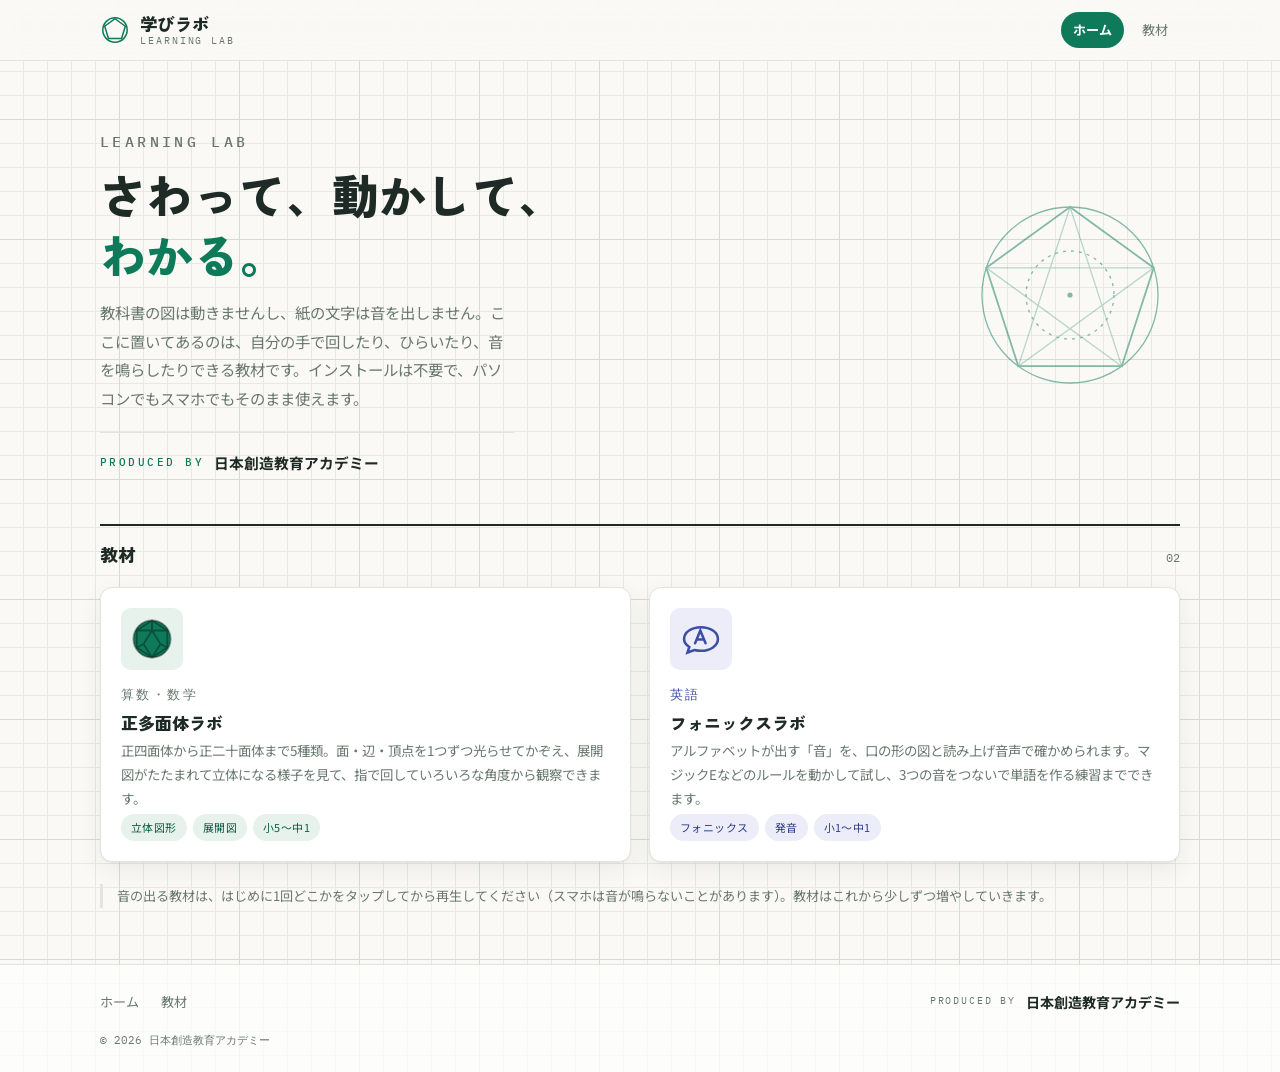
<file: index.html>
<!DOCTYPE html>
<html lang="ja">
<head>
<meta charset="UTF-8">
<meta name="viewport" content="width=device-width, initial-scale=1.0">
<title>学びラボ</title>
<meta name="description" content="さわって、動かして、わかる。日本創造教育アカデミーがつくる、ブラウザだけで使える算数・数学と英語の学習アプリを集めたサイトです。">
<meta name="author" content="日本創造教育アカデミー">
<link rel="icon" href="favicon.svg" type="image/svg+xml">
<link rel="stylesheet" href="style.css">
<style>
  /* ---------- トップのつかみ ---------- */
  .hero{padding:52px 0 40px}
  .hero-inner{
    max-width:var(--wrap);margin:0 auto;padding:0 20px;
    display:grid;grid-template-columns:minmax(0,1fr) 220px;gap:32px;align-items:center;
  }
  .hero h1{
    font-family:'Zen Kaku Gothic New',sans-serif;font-weight:900;
    font-size:clamp(1.9rem,5.4vw,2.9rem);line-height:1.3;margin-top:8px;
    letter-spacing:.01em;text-wrap:balance;
  }
  .hero h1 em{font-style:normal;color:var(--accent);}
  .hero p{margin-top:14px;color:var(--muted);font-size:.96rem;max-width:46ch}
  .hero figure{color:var(--accent);opacity:.5}
  .hero .by{
    margin-top:20px;display:flex;align-items:center;gap:10px;flex-wrap:wrap;
    padding-top:16px;border-top:1px solid var(--line);max-width:46ch;
  }
  .hero .by b{font-size:.92rem;font-weight:700;color:var(--ink)}

  /* ---------- 教材カード ---------- */
  .cards{
    /* 1行に2枚。教材が増えたら minmax を小さくして3枚並べてもよい */
    display:grid;grid-template-columns:repeat(auto-fill,minmax(380px,1fr));gap:18px;
  }
  .card{
    display:flex;flex-direction:column;gap:12px;
    background:var(--card);border:1px solid var(--line);border-radius:var(--radius);
    padding:20px;text-decoration:none;color:inherit;
    box-shadow:var(--shadow);transition:transform .16s, box-shadow .16s, border-color .16s;
  }
  .card:hover{
    transform:translateY(-3px);border-color:var(--accent);
    box-shadow:0 2px 4px rgba(30,42,38,.06), 0 14px 32px rgba(15,122,90,.14);
  }
  .card .mark{
    width:62px;height:62px;color:var(--accent);
    background:var(--accent-soft);border-radius:10px;padding:9px;
  }
  .card h3{font-family:'Zen Kaku Gothic New',sans-serif;font-weight:900;font-size:1.06rem}
  .card p{font-size:.84rem;color:var(--muted);line-height:1.8}
  .tags{display:flex;flex-wrap:wrap;gap:6px;margin-top:auto;padding-top:4px}
  .tags span{
    font-size:.68rem;letter-spacing:.04em;color:var(--accent-dark);
    background:var(--accent-soft);border-radius:999px;padding:3px 10px;
  }
  /* 教科ごとの色分け（英語） */
  .card.en:hover{
    border-color:var(--accent-en);
    box-shadow:0 2px 4px rgba(30,42,38,.06), 0 14px 32px rgba(61,79,165,.16);
  }
  .card.en .mark{color:var(--accent-en);background:var(--accent-en-soft)}
  .card.en .tags span{color:var(--accent-en-dark);background:var(--accent-en-soft)}
  .subject{
    font-family:'IBM Plex Mono',monospace;font-size:.63rem;letter-spacing:.18em;
    color:var(--accent);font-weight:500;
  }
  .card.en .subject{color:var(--accent-en)}


  @media(max-width:760px){
    .hero{padding:34px 0 26px}
    .hero-inner{grid-template-columns:1fr;gap:22px}
    .hero figure{max-width:170px}
    .card.feature{grid-column:auto;flex-direction:column;gap:12px}
    .card.feature .mark{width:62px;height:62px;flex:0 0 62px;padding:9px}
  }
</style>
</head>
<body>

<header class="site-header">
  <div class="header-inner">
    <a class="brand" href="index.html">
      <svg viewBox="0 0 32 32" fill="none" stroke="currentColor" stroke-width="1.6" aria-hidden="true">
        <circle cx="16" cy="16" r="13"/>
        <polygon points="16,4 27,12 23,25 9,25 5,12"/>
      </svg>
      <b>学びラボ<span>LEARNING LAB</span></b>
    </a>
    <nav class="header-nav">
      <a href="index.html" class="active">ホーム</a>
      <a href="index.html#materials">教材</a>
    </nav>
  </div>
</header>

<section class="hero">
  <div class="hero-inner">
    <div>
      <p class="eyebrow">Learning Lab</p>
      <h1>さわって、動かして、<br><em>わかる。</em></h1>
      <p>教科書の図は動きませんし、紙の文字は音を出しません。ここに置いてあるのは、自分の手で回したり、ひらいたり、音を鳴らしたりできる教材です。インストールは不要で、パソコンでもスマホでもそのまま使えます。</p>
      <p class="by">
        <span class="eyebrow">Produced by</span>
        <b>日本創造教育アカデミー</b>
      </p>
    </div>
    <figure>
      <!-- 正五角形と対角線（黄金比があらわれる図） -->
      <svg viewBox="0 0 220 220" fill="none" stroke="currentColor" stroke-width="1.3" aria-hidden="true">
        <circle cx="110" cy="110" r="88"/>
        <circle cx="110" cy="110" r="44" stroke-dasharray="3 5"/>
        <polygon points="110,22 193.7,82.8 161.7,181.2 58.3,181.2 26.3,82.8" stroke-width="1.8"/>
        <path d="M110 22 L161.7 181.2 L26.3 82.8 L193.7 82.8 L58.3 181.2 Z" opacity=".55"/>
        <circle cx="110" cy="110" r="2.6" fill="currentColor" stroke="none"/>
      </svg>
    </figure>
  </div>
</section>

<main class="wrap">
  <section class="section" id="materials">
    <div class="section-head">
      <h2>教材</h2>
      <p class="count">02</p>
    </div>

    <div class="cards">
      <a class="card" href="polyhedron.html">
        <svg class="mark" viewBox="0 0 26 26" fill="currentColor" stroke="rgba(0,0,0,.35)" stroke-width="1.1" aria-hidden="true">
          <circle cx="13" cy="13" r="11"/>
          <path d="M13 2 L4 8 L4 18 L13 24 L22 18 L22 8 Z M13 2 L13 8 M4 8 L13 8 M22 8 L13 8 M13 8 L8 16 M13 8 L18 16 M4 18 L8 16 M22 18 L18 16 M13 24 L8 16 M13 24 L18 16" fill="none"/>
        </svg>
        <div class="body">
        <p class="subject">算数・数学</p>
        <h3>正多面体ラボ</h3>
        <p>正四面体から正二十面体まで5種類。面・辺・頂点を1つずつ光らせてかぞえ、展開図がたたまれて立体になる様子を見て、指で回していろいろな角度から観察できます。</p>
        <div class="tags"><span>立体図形</span><span>展開図</span><span>小5〜中1</span></div>
        </div>
      </a>

      <a class="card en" href="phonics.html">
        <svg class="mark" viewBox="0 0 26 26" fill="none" stroke="currentColor" stroke-width="1.5" stroke-linecap="round" aria-hidden="true">
          <path d="M3 13c0-4 4.5-7 10-7s10 3 10 7-4.5 7-10 7c-1.4 0-2.7-.2-3.9-.5L5 21l1.1-3.3C4.2 16.5 3 14.9 3 13Z"/>
          <path d="M9.5 15.5 12.6 8l3.1 7.5M10.6 13.3h4"/>
        </svg>
        <div class="body">
        <p class="subject">英語</p>
        <h3>フォニックスラボ</h3>
        <p>アルファベットが出す「音」を、口の形の図と読み上げ音声で確かめられます。マジックEなどのルールを動かして試し、3つの音をつないで単語を作る練習までできます。</p>
        <div class="tags"><span>フォニックス</span><span>発音</span><span>小1〜中1</span></div>
        </div>
      </a>
    </div>

    <p class="note">音の出る教材は、はじめに1回どこかをタップしてから再生してください（スマホは音が鳴らないことがあります）。教材はこれから少しずつ増やしていきます。</p>
  </section>
</main>

<footer class="site-footer">
  <div class="footer-inner">
    <nav class="footer-links">
      <a href="index.html">ホーム</a>
      <a href="index.html#materials">教材</a>
    </nav>
    <p class="credit">
      <span>Produced by</span>
      <b>日本創造教育アカデミー</b>
    </p>
  </div>
  <div class="footer-bottom">&copy; 2026 日本創造教育アカデミー</div>
</footer>

</body>
</html>
</file>
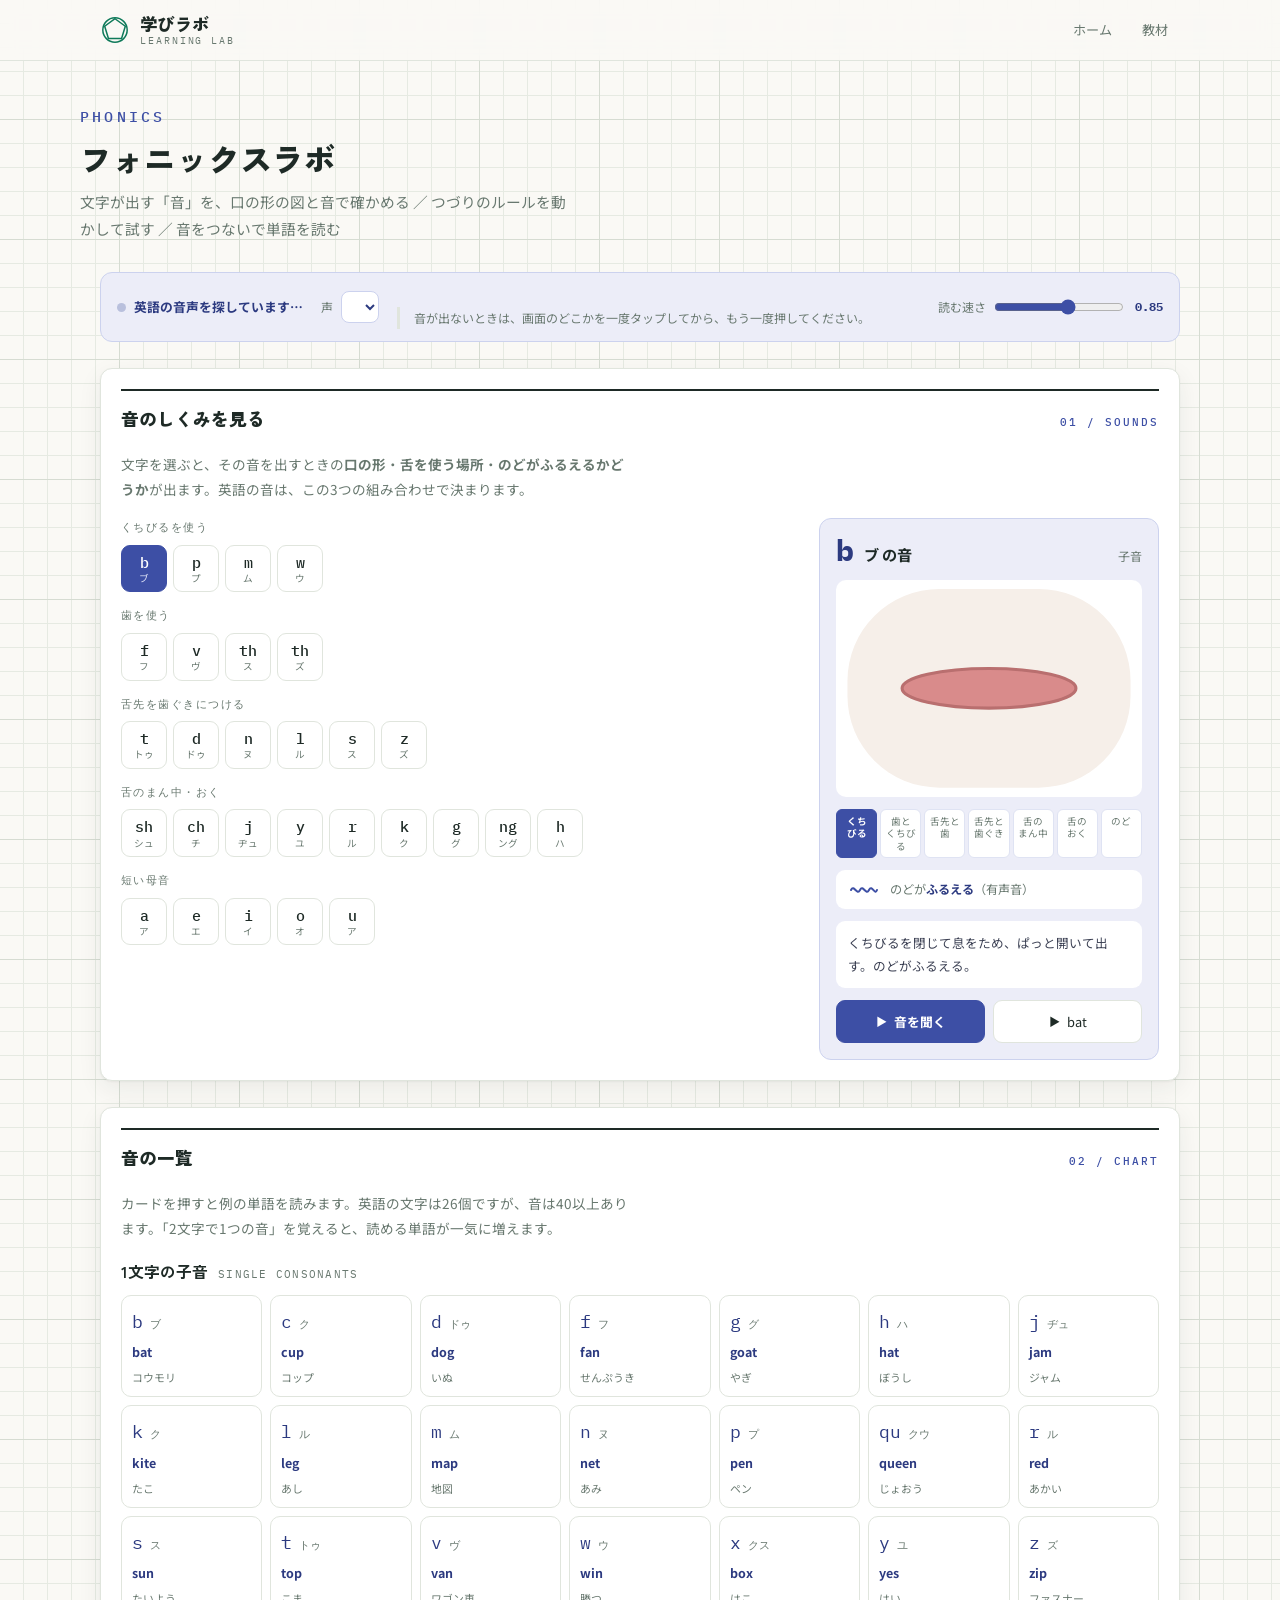
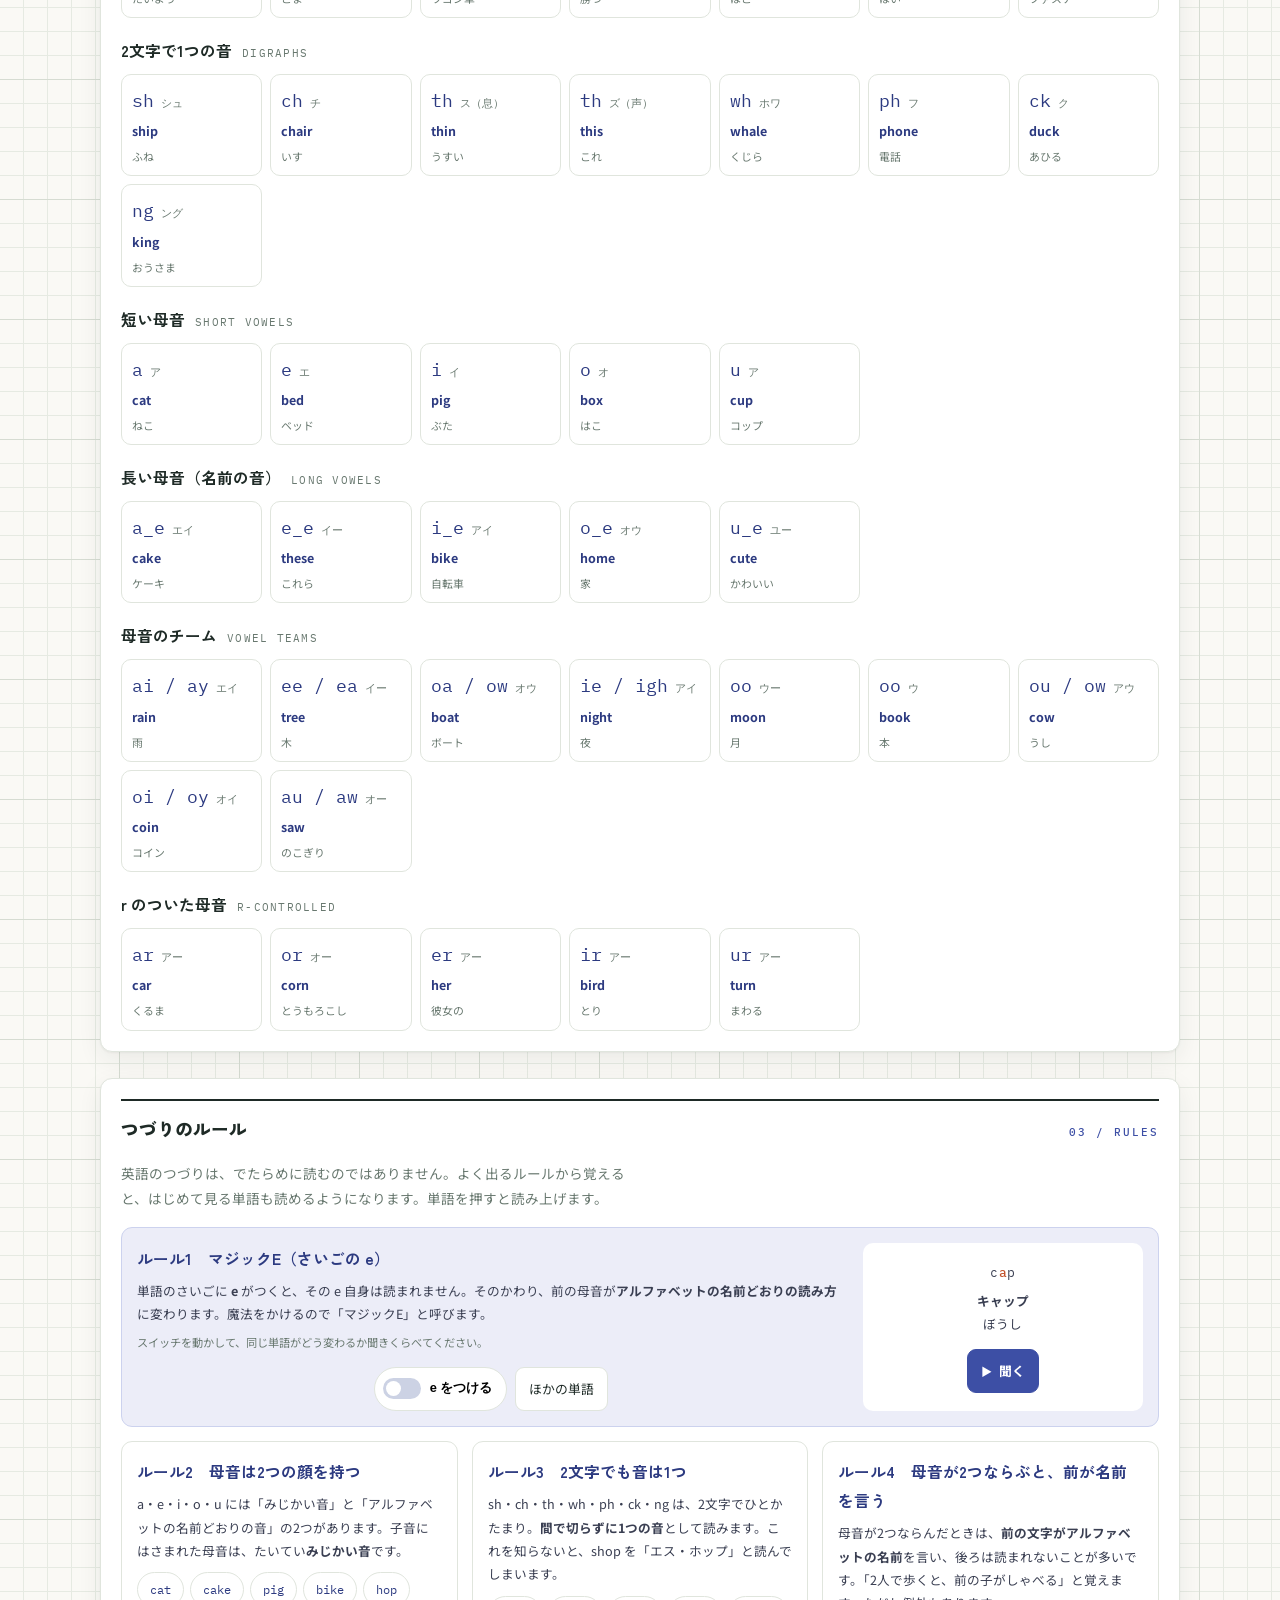
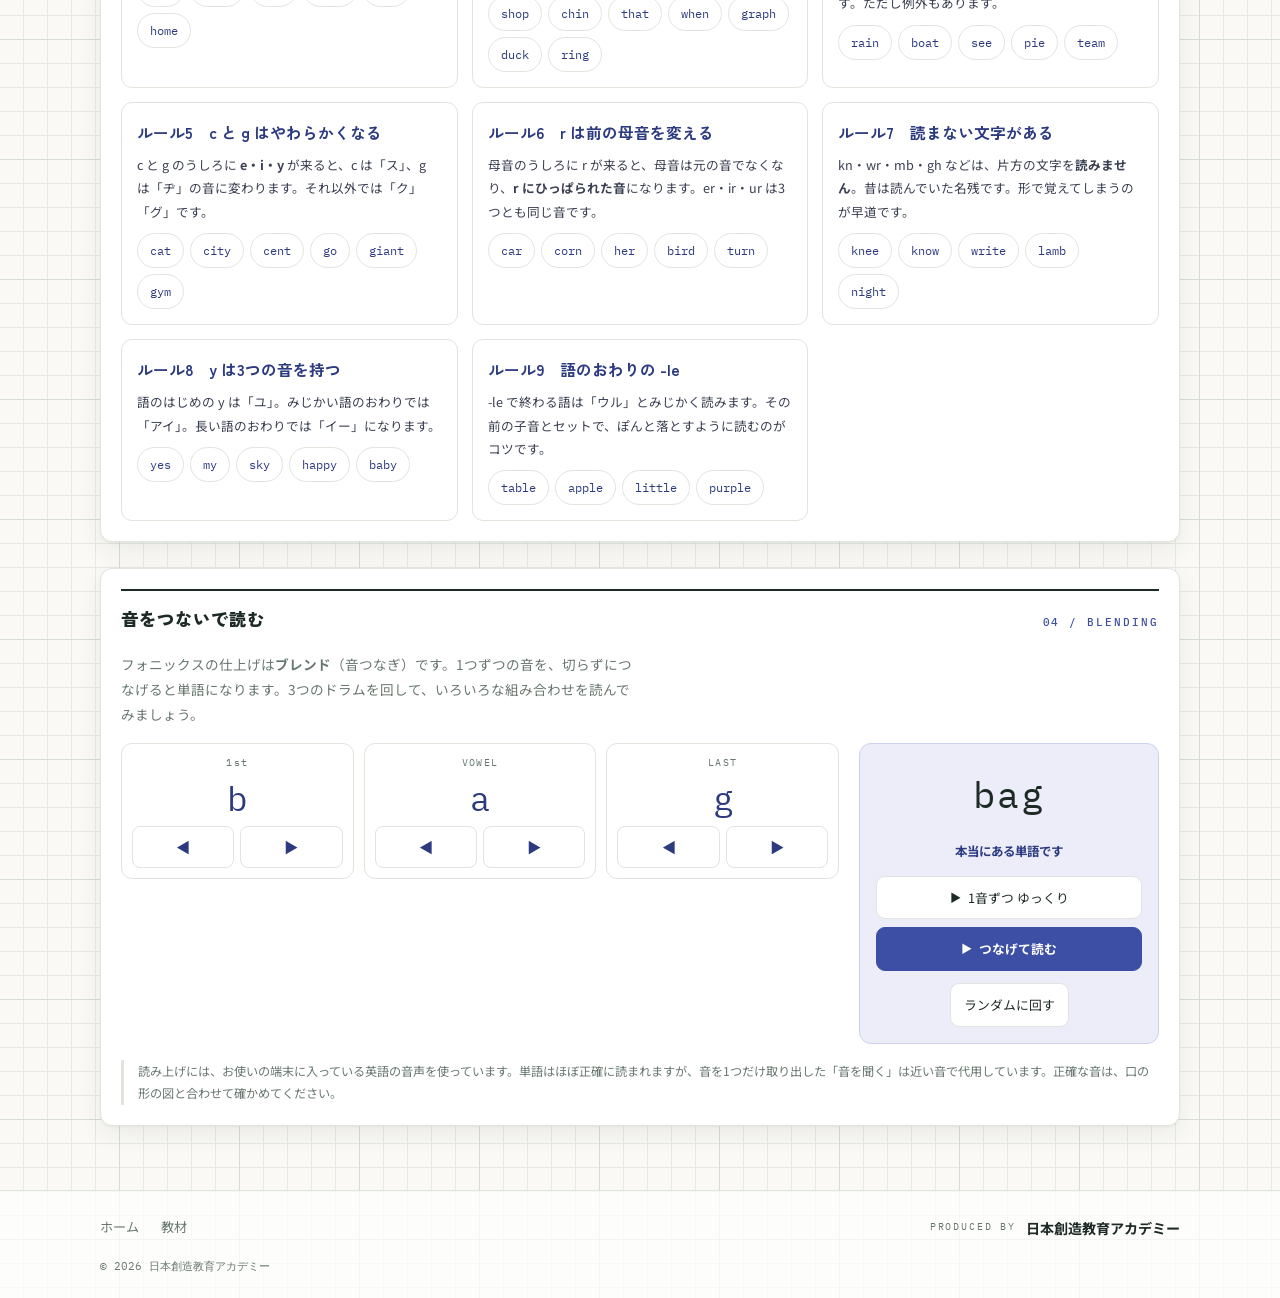
<file: phonics.html>
<!DOCTYPE html>
<html lang="ja">
<head>
<meta charset="UTF-8">
<meta name="viewport" content="width=device-width, initial-scale=1.0">
<title>フォニックスラボ｜学びラボ</title>
<meta name="description" content="アルファベットが出す音を、口の形の図と読み上げ音声で確かめる学習アプリ。マジックEなどのつづりのルールを動かして試し、3つの音をつないで単語を読む練習ができます。">
<meta name="author" content="日本創造教育アカデミー">
<link rel="icon" href="favicon.svg" type="image/svg+xml">
<link rel="stylesheet" href="style.css">
<style>
  /* ==========================================================
     フォニックスラボ 本体
     色の変数は #app の中だけで定義し、サイト共通の変数は上書きしない。
     教材の中は英語の色（藍）にそろえる。
     ========================================================== */
  #app{
    --accent:var(--accent-en);
    --accent-dark:var(--accent-en-dark);
    --accent-soft:var(--accent-en-soft);
    --lip:#d98b8b; --lip-dark:#b96f6f; --mouth:#3a2224; --tongue:#e2909a; --tooth:#fdfcfa;
    max-width:var(--wrap);margin:0 auto;padding:4px 20px 8px;
    display:flex;flex-direction:column;gap:26px;
  }
  #app .panel{
    background:var(--card);border:1px solid var(--line);border-radius:var(--radius);
    padding:20px;box-shadow:var(--shadow);
  }
  #app h2{
    font-family:'Zen Kaku Gothic New',sans-serif;font-weight:900;font-size:1.1rem;
  }
  #app h3{font-family:'Zen Kaku Gothic New',sans-serif;font-weight:700;font-size:.98rem}
  #app .lead{font-size:.85rem;color:var(--muted);margin-top:6px;max-width:64ch}
  #app .sec-head{
    display:flex;align-items:baseline;gap:14px;flex-wrap:wrap;
    border-top:2px solid var(--ink);padding-top:12px;margin-bottom:16px;
  }
  #app .sec-head .step{
    font-family:'IBM Plex Mono',monospace;font-size:.68rem;letter-spacing:.18em;
    color:var(--accent);font-weight:500;margin-left:auto;
  }
  #app :focus-visible{outline:2px solid var(--accent);outline-offset:2px;border-radius:8px}

  /* ---------- 音声のバー ---------- */
  #app .audiobar{
    display:flex;flex-wrap:wrap;align-items:center;gap:12px 18px;
    background:var(--accent-soft);border:1px solid #ccd2ee;border-radius:var(--radius);
    padding:12px 16px;font-size:.8rem;
  }
  #app .audiobar .st{display:flex;align-items:center;gap:8px;color:var(--accent-dark);font-weight:700}
  #app .audiobar .dot{width:9px;height:9px;border-radius:50%;background:#b9c0dd;flex:0 0 9px}
  #app .audiobar.ready .dot{background:var(--accent)}
  #app .audiobar.bad .dot{background:var(--mark)}
  #app .audiobar .note{color:var(--muted);font-size:.75rem}
  #app .pickvoice{display:flex;align-items:center;gap:8px}
  #app .pickvoice select{
    font:inherit;font-size:.78rem;color:var(--accent-dark);background:#fff;
    border:1px solid #ccd2ee;border-radius:8px;padding:5px 8px;max-width:210px;
  }
  #app .speed{display:flex;align-items:center;gap:8px;margin-left:auto}
  #app .speed input{accent-color:var(--accent);width:130px}
  #app .speed b{
    font-family:'IBM Plex Mono',monospace;font-size:.75rem;color:var(--accent-dark);
    min-width:2.6em;text-align:right;
  }

  /* ---------- 1. 音のしくみ ---------- */
  #app .lab{display:grid;grid-template-columns:minmax(0,1fr) 340px;gap:20px;align-items:start}
  #app .picker{display:flex;flex-direction:column;gap:14px}
  #app .pgroup > p{
    font-family:'IBM Plex Mono',monospace;font-size:.66rem;letter-spacing:.14em;
    color:var(--muted);margin-bottom:7px;
  }
  #app .chips{display:flex;flex-wrap:wrap;gap:6px}
  #app .chip{
    min-width:46px;padding:7px 10px;border:1px solid var(--line);border-radius:9px;
    background:#fff;color:var(--ink);cursor:pointer;font:inherit;line-height:1.2;
    display:flex;flex-direction:column;align-items:center;gap:2px;transition:.14s;
  }
  #app .chip b{font-family:'IBM Plex Mono',monospace;font-size:.95rem;font-weight:500}
  #app .chip small{font-size:.6rem;color:var(--muted)}
  #app .chip:hover{background:var(--accent-soft);border-color:#aab3dd}
  #app .chip.on{
    background:var(--accent);border-color:var(--accent);color:#fff;
  }
  #app .chip.on small{color:#dfe3f7}

  #app .viewer{
    background:var(--accent-soft);border:1px solid #ccd2ee;border-radius:var(--radius);
    padding:16px;display:flex;flex-direction:column;gap:12px;position:sticky;top:74px;
  }
  #app .viewer .now{display:flex;align-items:baseline;gap:10px;flex-wrap:wrap}
  #app .viewer .now b{
    font-family:'IBM Plex Mono',monospace;font-size:1.9rem;color:var(--accent-dark);line-height:1;
  }
  #app .viewer .now span{font-size:.95rem;font-weight:700}
  #app .viewer .now i{font-style:normal;font-size:.75rem;color:var(--muted);margin-left:auto}
  #app .mouth{
    background:#fff;border-radius:10px;padding:4px;
  }
  #app .mouth svg{width:100%;height:auto;display:block}
  #app .tongueMark{opacity:0}
  #app .zonebar{display:flex;gap:3px}
  #app .zonebar span{
    flex:1;text-align:center;font-size:.6rem;padding:5px 1px;border-radius:6px;
    background:#fff;color:var(--muted);border:1px solid #dfe3f3;line-height:1.3;
  }
  #app .zonebar span.on{background:var(--accent);color:#fff;border-color:var(--accent);font-weight:700}
  #app .zonebar.dim span{opacity:.45}
  #app .vbadge{
    display:flex;align-items:center;gap:9px;background:#fff;border-radius:9px;padding:8px 11px;
    font-size:.76rem;color:var(--muted);
  }
  #app .vbadge b{color:var(--accent-dark)}
  #app .throat{width:34px;height:20px;flex:0 0 34px}
  #app .throat path{stroke:#b9c0dd;stroke-width:2;fill:none;stroke-linecap:round}
  #app .vbadge.voiced .throat path{stroke:var(--accent);animation:buzz .5s ease-in-out infinite alternate}
  @keyframes buzz{from{transform:translateY(-1px)}to{transform:translateY(1px)}}
  #app .tip{font-size:.79rem;line-height:1.85;color:#3a3f52;background:#fff;border-radius:9px;padding:10px 12px}
  #app .playrow{display:flex;gap:8px}

  /* ---------- ボタン ---------- */
  #app button.act{
    background:#fff;border:1px solid var(--line);color:var(--ink);border-radius:9px;
    padding:9px 13px;cursor:pointer;font:inherit;font-size:.8rem;transition:.14s;
    display:inline-flex;align-items:center;gap:7px;
  }
  #app button.act:hover{background:var(--accent-soft);border-color:#aab3dd}
  #app button.act.primary{background:var(--accent);border-color:var(--accent);color:#fff;font-weight:700}
  #app button.act.primary:hover{background:var(--accent-dark);border-color:var(--accent-dark)}
  #app button.act .pl{font-size:.7rem;line-height:1}
  #app button.act[disabled]{opacity:.45;cursor:default}
  #app .playrow button{flex:1;justify-content:center}

  /* ---------- 2. 音の一覧 ---------- */
  #app .tablegroup{margin-top:18px}
  #app .tablegroup:first-of-type{margin-top:0}
  #app .tablegroup > h3{
    display:flex;align-items:baseline;gap:10px;margin-bottom:9px;
  }
  #app .tablegroup > h3 em{
    font-style:normal;font-family:'IBM Plex Mono',monospace;font-size:.66rem;
    letter-spacing:.12em;color:var(--muted);font-weight:400;
  }
  #app .grid{display:grid;grid-template-columns:repeat(auto-fill,minmax(126px,1fr));gap:8px}
  #app .sc{
    border:1px solid var(--line);border-radius:10px;background:#fff;padding:9px 10px;
    display:flex;flex-direction:column;gap:3px;cursor:pointer;font:inherit;text-align:left;
    color:var(--ink);transition:.14s;
  }
  #app .sc:hover{border-color:var(--accent);background:var(--accent-soft)}
  #app .sc .g{
    font-family:'IBM Plex Mono',monospace;font-size:1.12rem;color:var(--accent-dark);
    display:flex;align-items:baseline;gap:7px;
  }
  #app .sc .g s{text-decoration:none;font-size:.68rem;color:var(--muted)}
  #app .sc .w{font-size:.78rem;color:#3a3f52}
  #app .sc .w b{font-weight:700;color:var(--accent-dark)}
  #app .sc .j{font-size:.68rem;color:var(--muted)}

  /* ---------- 3. ルール ---------- */
  #app .rules{display:grid;grid-template-columns:repeat(auto-fit,minmax(300px,1fr));gap:14px}
  #app .rule{border:1px solid var(--line);border-radius:11px;padding:15px;background:#fff}
  #app .rule h3{color:var(--accent-dark);margin-bottom:6px}
  #app .rule p{font-size:.79rem;line-height:1.85;color:#3a3f52}
  #app .words{display:flex;flex-wrap:wrap;gap:6px;margin-top:10px}
  #app .wbtn{
    border:1px solid var(--line);border-radius:999px;background:#fff;color:var(--accent-dark);
    padding:5px 12px;cursor:pointer;font:inherit;font-size:.78rem;transition:.14s;
    font-family:'IBM Plex Mono',monospace;
  }
  #app .wbtn:hover{background:var(--accent-soft);border-color:var(--accent)}
  #app .wbtn u{text-decoration:none;color:var(--mark);font-weight:700}
  #app .rule .jp{font-size:.7rem;color:var(--muted);margin-top:7px}

  /* マジックE */
  #app .magic{
    grid-column:1/-1;background:var(--accent-soft);border-color:#ccd2ee;
    display:grid;grid-template-columns:minmax(0,1fr) minmax(0,280px);gap:18px;align-items:center;
  }
  #app .magic .stage{
    background:#fff;border-radius:10px;padding:18px 14px;text-align:center;
  }
  #app .mword{
    font-family:'IBM Plex Mono',monospace;font-size:2.5rem;letter-spacing:.06em;
    color:var(--ink);line-height:1.2;
  }
  #app .mword i{font-style:normal;transition:color .2s}
  #app .mword i.v{color:var(--mark);font-weight:500}
  #app .mword i.e{color:var(--accent);opacity:0;transition:opacity .2s}
  #app .mword.on i.e{opacity:1}
  #app .mkana{font-size:.85rem;color:var(--accent-dark);font-weight:700;margin-top:4px}
  #app .mjp{font-size:.72rem;color:var(--muted)}
  #app .mctl{display:flex;flex-wrap:wrap;gap:8px;margin-top:14px;justify-content:center}
  #app .switch{
    display:inline-flex;align-items:center;gap:9px;background:#fff;border:1px solid var(--line);
    border-radius:999px;padding:6px 14px 6px 8px;cursor:pointer;font-size:.8rem;font-weight:700;
  }
  #app .switch .track{
    width:38px;height:21px;border-radius:999px;background:#ccd2e4;position:relative;transition:.18s;
  }
  #app .switch .track::after{
    content:'';position:absolute;top:3px;left:3px;width:15px;height:15px;border-radius:50%;
    background:#fff;transition:.18s;
  }
  #app .switch.on .track{background:var(--accent)}
  #app .switch.on .track::after{transform:translateX(17px)}

  /* ---------- 4. ブレンド ---------- */
  #app .blend{display:grid;grid-template-columns:minmax(0,1fr) minmax(0,300px);gap:20px;align-items:start}
  #app .drums{display:grid;grid-template-columns:repeat(3,1fr);gap:10px}
  #app .drum{
    border:1px solid var(--line);border-radius:11px;background:#fff;padding:10px;
    display:flex;flex-direction:column;gap:8px;align-items:center;
  }
  #app .drum > p{
    font-family:'IBM Plex Mono',monospace;font-size:.62rem;letter-spacing:.14em;color:var(--muted);
  }
  #app .drum .face{
    font-family:'IBM Plex Mono',monospace;font-size:2.1rem;color:var(--accent-dark);
    line-height:1.1;min-height:1.1em;
  }
  #app .drum .nav{display:flex;gap:6px;width:100%}
  #app .drum .nav button{
    flex:1;border:1px solid var(--line);background:#fff;border-radius:8px;padding:7px 0;
    cursor:pointer;font:inherit;font-size:.9rem;color:var(--accent-dark);transition:.14s;
  }
  #app .drum .nav button:hover{background:var(--accent-soft);border-color:var(--accent)}
  #app .out{
    background:var(--accent-soft);border:1px solid #ccd2ee;border-radius:var(--radius);
    padding:16px;display:flex;flex-direction:column;gap:12px;text-align:center;
  }
  #app .out .word{
    font-family:'IBM Plex Mono',monospace;font-size:2.3rem;color:var(--ink);letter-spacing:.05em;
  }
  #app .out .word span{transition:color .15s}
  #app .out .word span.hi{color:var(--mark)}
  #app .verdict{font-size:.78rem;font-weight:700;color:var(--muted);min-height:1.6em}
  #app .verdict.real{color:var(--accent-dark)}
  #app .out .playrow{flex-direction:column}
  #app .dice{align-self:center}

  #app .foot-note{
    font-size:.76rem;color:var(--muted);border-left:3px solid var(--line);padding-left:14px;
  }

  @media(max-width:980px){
    #app{padding:0 14px 8px;gap:22px}
    #app .lab{grid-template-columns:1fr}
    #app .viewer{position:static;order:-1}
    #app .magic{grid-template-columns:1fr}
    #app .blend{grid-template-columns:1fr}
    #app button.act{padding:11px 14px}
    #app .chip{min-width:52px;padding:9px 11px}
    #app .zonebar{display:grid;grid-template-columns:repeat(4,1fr);gap:4px}
    #app .zonebar span{font-size:.66rem;padding:6px 2px}
  }
</style>
</head>
<body>

<header class="site-header">
  <div class="header-inner">
    <a class="brand" href="index.html">
      <svg viewBox="0 0 32 32" fill="none" stroke="currentColor" stroke-width="1.6" aria-hidden="true">
        <circle cx="16" cy="16" r="13"/>
        <polygon points="16,4 27,12 23,25 9,25 5,12"/>
      </svg>
      <b>学びラボ<span>LEARNING LAB</span></b>
    </a>
    <nav class="header-nav">
      <a href="index.html">ホーム</a>
      <a href="index.html#materials">教材</a>
    </nav>
  </div>
</header>

<div class="wrap page-head">
  <p class="eyebrow en">Phonics</p>
  <h1>フォニックスラボ</h1>
  <p>文字が出す「音」を、口の形の図と音で確かめる ／ つづりのルールを動かして試す ／ 音をつないで単語を読む</p>
</div>

<div id="app">

  <div class="audiobar" id="audiobar">
    <span class="st"><span class="dot"></span><span id="voiceState">音声を準備しています…</span></span>
    <label class="pickvoice" id="pickVoiceWrap" hidden>
      <span style="font-size:.75rem;color:var(--muted)">声</span>
      <select id="voiceSel"></select>
    </label>
    <span class="note" id="voiceNote">音が出ないときは、画面のどこかを一度タップしてから、もう一度押してください。</span>
    <label class="speed">
      <span style="font-size:.75rem;color:var(--muted)">読む速さ</span>
      <input type="range" id="rate" min="0.5" max="1.1" step="0.05" value="0.85">
      <b id="rateV">0.85</b>
    </label>
  </div>

  <!-- ================= 1. 音のしくみ ================= -->
  <section class="panel">
    <div class="sec-head">
      <h2>音のしくみを見る</h2>
      <p class="step">01 / SOUNDS</p>
    </div>
    <p class="lead">文字を選ぶと、その音を出すときの<b>口の形</b>・<b>舌を使う場所</b>・<b>のどがふるえるかどうか</b>が出ます。英語の音は、この3つの組み合わせで決まります。</p>

    <div class="lab" style="margin-top:16px">
      <div class="picker" id="picker"></div>

      <div class="viewer">
        <div class="now">
          <b id="vG">b</b><span id="vKana">ブ</span><i id="vType">子音</i>
        </div>

        <div class="mouth">
          <svg viewBox="0 0 240 168" role="img" aria-labelledby="mouthTitle">
            <title id="mouthTitle">口の形の図</title>
            <defs>
              <clipPath id="clipCav"><ellipse id="cavClip" cx="120" cy="84" rx="56" ry="26"/></clipPath>
            </defs>
            <!-- 口のまわり -->
            <rect x="6" y="4" width="228" height="160" rx="74" fill="#f6efe9"/>
            <!-- くちびる -->
            <ellipse id="lipOut" cx="120" cy="84" rx="72" ry="38" fill="var(--lip)"/>
            <ellipse id="lipIn" cx="120" cy="84" rx="56" ry="26" fill="var(--mouth)"/>
            <g clip-path="url(#clipCav)">
              <!-- 上の歯 -->
              <g id="teethUp">
                <rect x="40" y="58" width="160" height="15" rx="4" fill="var(--tooth)"/>
                <path d="M62 58v15M84 58v15M106 58v15M128 58v15M150 58v15M172 58v15"
                      stroke="#e3ddd4" stroke-width="1.2"/>
              </g>
              <!-- 舌 -->
              <ellipse id="tongue" cx="120" cy="104" rx="46" ry="22" fill="var(--tongue)"/>
            </g>
            <!-- 歯を下くちびるに当てる形（f, v） -->
            <g id="lipBite" opacity="0">
              <rect x="62" y="80" width="116" height="13" rx="4" fill="var(--tooth)" stroke="#e3ddd4"/>
            </g>
            <!-- 歯の間から出す舌（th） -->
            <ellipse id="tongueOut" cx="120" cy="80" rx="46" ry="13" fill="var(--tongue)"
                     stroke="var(--lip-dark)" stroke-width="1.5" opacity="0"/>
            <ellipse id="lipRing" cx="120" cy="84" rx="72" ry="38"
                     fill="none" stroke="var(--lip-dark)" stroke-width="2.5"/>
          </svg>
        </div>

        <div class="zonebar" id="zonebar">
          <span data-z="lips">くち<br>びる</span>
          <span data-z="lipteeth">歯と<br>くちびる</span>
          <span data-z="teeth">舌先と<br>歯</span>
          <span data-z="ridge">舌先と<br>歯ぐき</span>
          <span data-z="mid">舌の<br>まん中</span>
          <span data-z="back">舌の<br>おく</span>
          <span data-z="throat">のど</span>
        </div>

        <div class="vbadge" id="vbadge">
          <svg class="throat" viewBox="0 0 34 20" aria-hidden="true">
            <path d="M4 10c3-6 6 6 9 0s6 6 9 0 6 6 8 0"/>
          </svg>
          <span id="vVoice">のどはふるえない（息だけの音）</span>
        </div>

        <p class="tip" id="vTip">くちびるを閉じて、ためた息をぱっと開く。</p>

        <div class="playrow">
          <button class="act primary" id="playSound"><span class="pl">▶</span>音を聞く</button>
          <button class="act" id="playWord"><span class="pl">▶</span><span id="vWordBtn">bat</span></button>
        </div>
      </div>
    </div>
  </section>

  <!-- ================= 2. 音の一覧 ================= -->
  <section class="panel">
    <div class="sec-head">
      <h2>音の一覧</h2>
      <p class="step">02 / CHART</p>
    </div>
    <p class="lead">カードを押すと例の単語を読みます。英語の文字は26個ですが、音は40以上あります。「2文字で1つの音」を覚えると、読める単語が一気に増えます。</p>
    <div id="chart" style="margin-top:16px"></div>
  </section>

  <!-- ================= 3. ルール ================= -->
  <section class="panel">
    <div class="sec-head">
      <h2>つづりのルール</h2>
      <p class="step">03 / RULES</p>
    </div>
    <p class="lead">英語のつづりは、でたらめに読むのではありません。よく出るルールから覚えると、はじめて見る単語も読めるようになります。単語を押すと読み上げます。</p>

    <div class="rules" style="margin-top:16px">

      <div class="rule magic">
        <div>
          <h3>ルール1　マジックE（さいごの e）</h3>
          <p>単語のさいごに <b>e</b> がつくと、その e 自身は読まれません。そのかわり、前の母音が<b>アルファベットの名前どおりの読み方</b>に変わります。魔法をかけるので「マジックE」と呼びます。</p>
          <p class="jp">スイッチを動かして、同じ単語がどう変わるか聞きくらべてください。</p>
          <div class="mctl">
            <button class="switch" id="magicSw" aria-pressed="false">
              <span class="track"></span><span>e をつける</span>
            </button>
            <button class="act" id="magicNext">ほかの単語</button>
          </div>
        </div>
        <div class="stage">
          <p class="mword" id="mWord"></p>
          <p class="mkana" id="mKana"></p>
          <p class="mjp" id="mJp"></p>
          <div class="mctl">
            <button class="act primary" id="mPlay"><span class="pl">▶</span>聞く</button>
          </div>
        </div>
      </div>

      <div class="rule" id="ruleList"></div>
    </div>
  </section>

  <!-- ================= 4. ブレンド ================= -->
  <section class="panel">
    <div class="sec-head">
      <h2>音をつないで読む</h2>
      <p class="step">04 / BLENDING</p>
    </div>
    <p class="lead">フォニックスの仕上げは<b>ブレンド</b>（音つなぎ）です。1つずつの音を、切らずにつなげると単語になります。3つのドラムを回して、いろいろな組み合わせを読んでみましょう。</p>

    <div class="blend" style="margin-top:16px">
      <div class="drums">
        <div class="drum">
          <p>1st</p>
          <div class="face" id="d0"></div>
          <div class="nav"><button data-d="0" data-s="-1" aria-label="前へ">◀</button><button data-d="0" data-s="1" aria-label="次へ">▶</button></div>
        </div>
        <div class="drum">
          <p>VOWEL</p>
          <div class="face" id="d1"></div>
          <div class="nav"><button data-d="1" data-s="-1" aria-label="前へ">◀</button><button data-d="1" data-s="1" aria-label="次へ">▶</button></div>
        </div>
        <div class="drum">
          <p>LAST</p>
          <div class="face" id="d2"></div>
          <div class="nav"><button data-d="2" data-s="-1" aria-label="前へ">◀</button><button data-d="2" data-s="1" aria-label="次へ">▶</button></div>
        </div>
      </div>

      <div class="out">
        <p class="word" id="bWord"></p>
        <p class="verdict" id="bVerdict">&nbsp;</p>
        <div class="playrow">
          <button class="act" id="bSlow"><span class="pl">▶</span>1音ずつ ゆっくり</button>
          <button class="act primary" id="bFast"><span class="pl">▶</span>つなげて読む</button>
        </div>
        <button class="act dice" id="bRand">ランダムに回す</button>
      </div>
    </div>

    <p class="foot-note" style="margin-top:16px">読み上げには、お使いの端末に入っている英語の音声を使っています。単語はほぼ正確に読まれますが、音を1つだけ取り出した「音を聞く」は近い音で代用しています。正確な音は、口の形の図と合わせて確かめてください。</p>
  </section>

</div>

<footer class="site-footer">
  <div class="footer-inner">
    <nav class="footer-links">
      <a href="index.html">ホーム</a>
      <a href="index.html#materials">教材</a>
    </nav>
    <p class="credit">
      <span>Produced by</span>
      <b>日本創造教育アカデミー</b>
    </p>
  </div>
  <div class="footer-bottom">&copy; 2026 日本創造教育アカデミー</div>
</footer>

<script>
/* =========================================================
   読み上げ（Web Speech API）
   端末に入っている英語の音声を使う。音声ファイルは持たない。
   ========================================================= */
const SS = window.speechSynthesis;
let voice = null;

function pickVoice(){
  if(!SS) return null;
  const vs = SS.getVoices().filter(v=>/^en([-_]|$)/i.test(v.lang));
  if(!vs.length) return null;
  const pref = ['Google US English','Samantha','Microsoft Aria','Microsoft Jenny',
                'Microsoft Zira','Alex','Google UK English Female'];
  for(const p of pref){ const f = vs.find(v=>v.name.indexOf(p)>=0); if(f) return f; }
  return vs.find(v=>/en[-_]US/i.test(v.lang)) || vs[0];
}

function refreshVoice(){
  const bar = document.getElementById('audiobar');
  const st  = document.getElementById('voiceState');
  if(!SS){
    bar.classList.add('bad');
    st.textContent = 'このブラウザは読み上げに対応していません';
    document.getElementById('voiceNote').textContent =
      'Chrome / Edge / Safari でひらくと音が出ます。図とルールはそのまま使えます。';
    return;
  }
  const list = SS.getVoices().filter(v=>/^en([-_]|$)/i.test(v.lang));
  if(!list.length){ st.textContent = '英語の音声を探しています…'; return; }

  if(!voice || list.indexOf(voice) < 0) voice = pickVoice();
  bar.classList.add('ready'); bar.classList.remove('bad');
  st.textContent = '英語の音声';

  const wrap = document.getElementById('pickVoiceWrap');
  const sel  = document.getElementById('voiceSel');
  wrap.hidden = false;
  const sig = list.map(v=>v.name).join('|');
  if(sel.dataset.sig !== sig){
    sel.dataset.sig = sig;
    sel.innerHTML = list.map((v,i)=>
      '<option value="' + i + '">' + v.name.replace(/^Microsoft /,'') + '</option>').join('');
    sel.onchange = ()=>{ voice = list[+sel.value]; };
  }
  sel.value = String(Math.max(0, list.indexOf(voice)));
}
if(SS){
  refreshVoice();
  SS.onvoiceschanged = refreshVoice;
  setTimeout(refreshVoice, 400);
}

let rate = 0.85;
const rateEl = document.getElementById('rate');
rateEl.addEventListener('input', ()=>{
  rate = +rateEl.value;
  document.getElementById('rateV').textContent = rate.toFixed(2);
});

/* text を読む。読み終わりで解決する Promise を返す */
function say(text, mul){
  return new Promise(res=>{
    if(!SS || !text){ res(); return; }
    SS.cancel();
    const u = new SpeechSynthesisUtterance(text);
    u.lang = voice ? voice.lang : 'en-US';
    u.rate = Math.max(0.1, rate * (mul || 1));
    if(voice) u.voice = voice;
    u.onend = res; u.onerror = res;
    SS.speak(u);
    setTimeout(res, 4000);            // 端末が onend を返さないときの保険
  });
}
const wait = ms => new Promise(r=>setTimeout(r, ms));

/* =========================================================
   音のデータ
   g:文字 kana:日本語での近い音 w:例の単語 j:意味 say:読み上げ用の文字列
   v:のどがふるえる z:舌などを使う場所 m:口の形 tip:出し方
   ========================================================= */
const P = [
 // --- くちびる ---
 {g:'b', kana:'ブ',  w:'bat',  j:'コウモリ', say:'buh',  v:1, z:'lips', m:'closed',
  tip:'くちびるを閉じて息をため、ぱっと開いて出す。のどがふるえる。'},
 {g:'p', kana:'プ',  w:'pen',  j:'ペン',     say:'puh',  v:0, z:'lips', m:'closed',
  tip:'口の形は b と同じ。のどはふるえず、息だけがぱっと出る。'},
 {g:'m', kana:'ム',  w:'map',  j:'地図',     say:'mmm',  v:1, z:'lips', m:'closed',
  tip:'くちびるを閉じたまま、音を鼻から出す。長くのばせる音。'},
 {g:'w', kana:'ウ',  w:'win',  j:'勝つ',     say:'wuh',  v:1, z:'lips', m:'round',
  tip:'くちびるを丸くとがらせてから、すべるように次の音へ動かす。'},
 // --- 歯とくちびる ---
 {g:'f', kana:'フ',  w:'fan',  j:'せんぷうき', say:'fff', v:0, z:'lipteeth', m:'bite',
  tip:'上の歯を下くちびるに軽くあて、すきまから息をこすらせる。'},
 {g:'v', kana:'ヴ',  w:'van',  j:'ワゴン車', say:'vvv',  v:1, z:'lipteeth', m:'bite',
  tip:'f とまったく同じ形で、のどをふるわせる。日本語にはない音。'},
 // --- 舌先と歯 ---
 {g:'th', kana:'ス', w:'thin', j:'うすい',   say:'thhh', v:0, z:'teeth', m:'out',
  tip:'舌先を上下の歯で軽くはさみ、すきまから息を出す。「ス」ではない。'},
 {g:'th', kana:'ズ', w:'this', j:'これ',     say:'the',  v:1, z:'teeth', m:'out',
  tip:'同じ形のまま、のどをふるわせる。the, this, that はこの音。'},
 // --- 舌先と歯ぐき ---
 {g:'t', kana:'トゥ', w:'top', j:'こま',     say:'tuh',  v:0, z:'ridge', m:'up',
  tip:'舌先を上の歯ぐきにつけ、はじくようにはなす。息だけ。'},
 {g:'d', kana:'ドゥ', w:'dog', j:'いぬ',     say:'duh',  v:1, z:'ridge', m:'up',
  tip:'t と同じ形で、のどをふるわせる。'},
 {g:'n', kana:'ヌ',  w:'net',  j:'あみ',     say:'nnn',  v:1, z:'ridge', m:'up',
  tip:'舌先を歯ぐきにつけたまま、音を鼻から出す。'},
 {g:'l', kana:'ル',  w:'leg',  j:'あし',     say:'lll',  v:1, z:'ridge', m:'up',
  tip:'舌先を歯ぐきにしっかりつけ、声を舌の両わきから流す。'},
 {g:'s', kana:'ス',  w:'sun',  j:'たいよう', say:'sss',  v:0, z:'ridge', m:'smile',
  tip:'舌先を歯ぐきに近づけ、細いすきまから息を出す。'},
 {g:'z', kana:'ズ',  w:'zip',  j:'ファスナー', say:'zzz', v:1, z:'ridge', m:'smile',
  tip:'s と同じ形で、のどをふるわせる。'},
 // --- 舌のまん中 ---
 {g:'sh', kana:'シュ', w:'ship', j:'ふね',   say:'shhh', v:0, z:'mid', m:'round',
  tip:'舌を少し後ろに引き、くちびるを前に出して息を出す。「静かに！」の音。'},
 {g:'ch', kana:'チ', w:'chair', j:'いす',    say:'chuh', v:0, z:'mid', m:'round',
  tip:'t の形から sh へ、ひと息で続けて出す。'},
 {g:'j', kana:'ヂュ', w:'jam', j:'ジャム',   say:'juh',  v:1, z:'mid', m:'round',
  tip:'ch と同じ形で、のどをふるわせる。'},
 {g:'y', kana:'ユ',  w:'yes',  j:'はい',     say:'yuh',  v:1, z:'mid', m:'smile',
  tip:'舌の前を上あごに近づけ、すぐに次の音へすべらせる。'},
 {g:'r', kana:'ル',  w:'red',  j:'あかい',   say:'rrr',  v:1, z:'mid', m:'round',
  tip:'舌先をどこにもつけず、口の中で丸める。くちびるも少しすぼめる。l との違いはここ。'},
 // --- 舌のおく ---
 {g:'k', kana:'ク',  w:'kite', j:'たこ',     say:'kuh',  v:0, z:'back', m:'open',
  tip:'舌のおくを上あごのおくにつけ、ぱっとはなす。'},
 {g:'g', kana:'グ',  w:'goat', j:'やぎ',     say:'guh',  v:1, z:'back', m:'open',
  tip:'k と同じ形で、のどをふるわせる。'},
 {g:'ng', kana:'ング', w:'king', j:'おうさま', say:'ng',  v:1, z:'back', m:'open',
  tip:'舌のおくをつけたまま、音を鼻から出す。「ング」の「グ」は言わない。'},
 // --- のど ---
 {g:'h', kana:'ハ',  w:'hat',  j:'ぼうし',   say:'huh',  v:0, z:'throat', m:'open',
  tip:'口はつぎの音の形にして、のどのおくから息だけを出す。'},
 // --- 短い母音 ---
 {g:'a', kana:'ア',  w:'cat',  j:'ねこ',     say:'at',   v:1, z:'vowel', m:'wide', vowel:1,
  tip:'口を大きく横に開き、あごを下げる。日本語の「ア」より口が広い。'},
 {g:'e', kana:'エ',  w:'bed',  j:'ベッド',   say:'ed',   v:1, z:'vowel', m:'mid', vowel:1,
  tip:'口を軽く横に開く。日本語の「エ」に近い。'},
 {g:'i', kana:'イ',  w:'pig',  j:'ぶた',     say:'it',   v:1, z:'vowel', m:'grin', vowel:1,
  tip:'口を横に少しだけ開く。「イ」と「エ」の中間くらい。'},
 {g:'o', kana:'オ',  w:'box',  j:'はこ',     say:'ox',   v:1, z:'vowel', m:'roundopen', vowel:1,
  tip:'口を大きくたてに開く。のどのおくから出す「オ」。'},
 {g:'u', kana:'ア',  w:'cup',  j:'コップ',   say:'up',   v:1, z:'vowel', m:'mid', vowel:1,
  tip:'口の力をぬいて、みじかく「ア」。あいまいな音。'}
];

/* =========================================================
   口の形（正面から見た図）のパラメータ
   lr:くちびるの横はば lb:たての開き cr,cb:口の中の開き
   ========================================================= */
const MOUTH = {
  closed:    {lr:70, lb:16, cr:0,  cb:0,  tongue:null, bite:0, out:0},
  round:     {lr:44, lb:44, cr:27, cb:27, tongue:{cy:108, ry:18}, bite:0, out:0},
  roundopen: {lr:56, lb:48, cr:39, cb:32, tongue:{cy:110, ry:20}, bite:0, out:0},
  wide:      {lr:80, lb:52, cr:63, cb:38, tongue:{cy:114, ry:22}, bite:0, out:0},
  open:      {lr:70, lb:44, cr:53, cb:30, tongue:{cy:110, ry:22}, bite:0, out:0},
  mid:       {lr:74, lb:34, cr:56, cb:21, tongue:{cy:104, ry:20}, bite:0, out:0},
  grin:      {lr:82, lb:26, cr:64, cb:13, tongue:{cy:100, ry:18}, bite:0, out:0},
  smile:     {lr:86, lb:22, cr:68, cb:10, tongue:{cy:96,  ry:16}, bite:0, out:0},
  up:        {lr:74, lb:38, cr:56, cb:24, tongue:{cy:99, ry:26, rx:30}, bite:0, out:0},
  bite:      {lr:74, lb:26, cr:56, cb:13, tongue:null,            bite:1, out:0},
  out:       {lr:76, lb:34, cr:58, cb:20, tongue:null,            bite:0, out:1}
};

const $ = id => document.getElementById(id);
const setA = (el, o) => { for(const k in o) el.setAttribute(k, o[k]); };

function drawMouth(shape){
  const m = MOUTH[shape] || MOUTH.mid;
  setA($('lipOut'),  {rx:m.lr, ry:m.lb});
  setA($('lipRing'), {rx:m.lr, ry:m.lb});
  setA($('lipIn'),   {rx:m.cr, ry:m.cb});
  setA($('cavClip'), {rx:m.cr, ry:m.cb});
  $('teethUp').setAttribute('opacity', m.cb > 6 ? 1 : 0);
  const t = $('tongue');
  if(m.tongue){
    t.setAttribute('opacity', 1);
    setA(t, {cy:m.tongue.cy, ry:m.tongue.ry, rx:m.tongue.rx || 46});
  }
  else t.setAttribute('opacity', 0);
  $('lipBite').setAttribute('opacity', m.bite);
  $('tongueOut').setAttribute('opacity', m.out);
}

/* ---------- いま選ばれている音を表示する ---------- */
let cur = P[0];

function show(s){
  cur = s;
  $('vG').textContent = s.g;
  $('vKana').textContent = s.kana + ' の音';
  $('vType').textContent = s.vowel ? '母音' : '子音';
  $('vTip').textContent = s.tip;
  $('vWordBtn').textContent = s.w;
  drawMouth(s.m);

  const bar = $('zonebar');
  bar.classList.toggle('dim', !!s.vowel);
  [...bar.children].forEach(el => el.classList.toggle('on', el.dataset.z === s.z));

  const vb = $('vbadge');
  vb.classList.toggle('voiced', !!s.v);
  $('vVoice').innerHTML = s.v
    ? 'のどが<b>ふるえる</b>（有声音）'
    : 'のどはふるえない（息だけの無声音）';

  document.querySelectorAll('#picker .chip').forEach(b=>{
    b.classList.toggle('on', +b.dataset.i === P.indexOf(s));
  });
}

/* ---------- 音を選ぶボタンをならべる ---------- */
const ZONES = [
  ['くちびるを使う',      ['lips']],
  ['歯を使う',            ['lipteeth','teeth']],
  ['舌先を歯ぐきにつける', ['ridge']],
  ['舌のまん中・おく',     ['mid','back','throat']],
  ['短い母音',            ['vowel']]
];
$('picker').innerHTML = ZONES.map(([name, zs]) => {
  const items = P.map((s,i)=>[s,i]).filter(([s])=>zs.indexOf(s.z)>=0);
  return '<div class="pgroup"><p>' + name + '</p><div class="chips">' +
    items.map(([s,i]) =>
      '<button class="chip" data-i="' + i + '"><b>' + s.g + '</b><small>' + s.kana + '</small></button>'
    ).join('') + '</div></div>';
}).join('');

$('picker').addEventListener('click', e=>{
  const b = e.target.closest('.chip'); if(!b) return;
  const s = P[+b.dataset.i];
  show(s); say(s.say, 0.85);
});
$('playSound').addEventListener('click', ()=> say(cur.say, 0.8));
$('playWord').addEventListener('click',  ()=> say(cur.w));
show(P[0]);

/* =========================================================
   2. 音の一覧
   ========================================================= */
const CHART = [
 {t:'1文字の子音', en:'SINGLE CONSONANTS', items:[
   ['b','ブ','bat','コウモリ'],['c','ク','cup','コップ'],['d','ドゥ','dog','いぬ'],
   ['f','フ','fan','せんぷうき'],['g','グ','goat','やぎ'],['h','ハ','hat','ぼうし'],
   ['j','ヂュ','jam','ジャム'],['k','ク','kite','たこ'],['l','ル','leg','あし'],
   ['m','ム','map','地図'],['n','ヌ','net','あみ'],['p','プ','pen','ペン'],
   ['qu','クウ','queen','じょおう'],['r','ル','red','あかい'],['s','ス','sun','たいよう'],
   ['t','トゥ','top','こま'],['v','ヴ','van','ワゴン車'],['w','ウ','win','勝つ'],
   ['x','クス','box','はこ'],['y','ユ','yes','はい'],['z','ズ','zip','ファスナー']
 ]},
 {t:'2文字で1つの音', en:'DIGRAPHS', items:[
   ['sh','シュ','ship','ふね'],['ch','チ','chair','いす'],['th','ス（息）','thin','うすい'],
   ['th','ズ（声）','this','これ'],['wh','ホワ','whale','くじら'],['ph','フ','phone','電話'],
   ['ck','ク','duck','あひる'],['ng','ング','king','おうさま']
 ]},
 {t:'短い母音', en:'SHORT VOWELS', items:[
   ['a','ア','cat','ねこ'],['e','エ','bed','ベッド'],['i','イ','pig','ぶた'],
   ['o','オ','box','はこ'],['u','ア','cup','コップ']
 ]},
 {t:'長い母音（名前の音）', en:'LONG VOWELS', items:[
   ['a_e','エイ','cake','ケーキ'],['e_e','イー','these','これら'],['i_e','アイ','bike','自転車'],
   ['o_e','オウ','home','家'],['u_e','ユー','cute','かわいい']
 ]},
 {t:'母音のチーム', en:'VOWEL TEAMS', items:[
   ['ai / ay','エイ','rain','雨'],['ee / ea','イー','tree','木'],['oa / ow','オウ','boat','ボート'],
   ['ie / igh','アイ','night','夜'],['oo','ウー','moon','月'],['oo','ウ','book','本'],
   ['ou / ow','アウ','cow','うし'],['oi / oy','オイ','coin','コイン'],['au / aw','オー','saw','のこぎり']
 ]},
 {t:'r のついた母音', en:'R-CONTROLLED', items:[
   ['ar','アー','car','くるま'],['or','オー','corn','とうもろこし'],['er','アー','her','彼女の'],
   ['ir','アー','bird','とり'],['ur','アー','turn','まわる']
 ]}
];

$('chart').innerHTML = CHART.map(g =>
  '<div class="tablegroup"><h3>' + g.t + ' <em>' + g.en + '</em></h3><div class="grid">' +
  g.items.map(([gr,ka,w,j]) =>
    '<button class="sc" data-w="' + w + '"><span class="g">' + gr + ' <s>' + ka + '</s></span>' +
    '<span class="w"><b>' + w + '</b></span><span class="j">' + j + '</span></button>'
  ).join('') + '</div></div>'
).join('');

$('chart').addEventListener('click', e=>{
  const b = e.target.closest('.sc'); if(!b) return;
  say(b.dataset.w);
});

/* =========================================================
   3. ルール
   ========================================================= */
const MAGIC = [
  ['cap','ぼうし','キャップ', 'cape','マント','ケイプ', 1],
  ['kit','道具セット','キット','kite','たこ','カイト', 1],
  ['hop','ぴょんと跳ぶ','ホップ','hope','のぞみ','ホウプ', 1],
  ['tub','おけ','タブ','tube','くだ','テューブ', 1],
  ['can','かん','キャン','cane','つえ','ケイン', 1]
];
let mi = 0, mOn = false;

function magicDraw(){
  const [a, aj, ak, b, bj, bk] = MAGIC[mi];
  const w = mOn ? b : a, kana = mOn ? bk : ak, jp = mOn ? bj : aj;
  const vpos = 1;                                   // 3文字語の2文字目が母音
  $('mWord').innerHTML = w.split('').map((c,i)=>{
    if(mOn && i === w.length-1) return '<i class="e">' + c + '</i>';
    return '<i class="' + (i === vpos ? 'v' : '') + '">' + c + '</i>';
  }).join('');
  $('mWord').classList.toggle('on', mOn);
  $('mKana').textContent = kana;
  $('mJp').textContent = jp;
  $('magicSw').classList.toggle('on', mOn);
  $('magicSw').setAttribute('aria-pressed', mOn ? 'true' : 'false');
}
$('magicSw').addEventListener('click', ()=>{
  mOn = !mOn; magicDraw(); say(mOn ? MAGIC[mi][3] : MAGIC[mi][0]);
});
$('magicNext').addEventListener('click', ()=>{
  mi = (mi + 1) % MAGIC.length; magicDraw();
});
$('mPlay').addEventListener('click', ()=> say(mOn ? MAGIC[mi][3] : MAGIC[mi][0]));
magicDraw();

const RULES = [
 {h:'ルール2　母音は2つの顔を持つ',
  p:'a・e・i・o・u には「みじかい音」と「アルファベットの名前どおりの音」の2つがあります。子音にはさまれた母音は、たいてい<b>みじかい音</b>です。',
  w:['cat','cake','pig','bike','hop','home']},
 {h:'ルール3　2文字でも音は1つ',
  p:'sh・ch・th・wh・ph・ck・ng は、2文字でひとかたまり。<b>間で切らずに1つの音</b>として読みます。これを知らないと、shop を「エス・ホップ」と読んでしまいます。',
  w:['shop','chin','that','when','graph','duck','ring']},
 {h:'ルール4　母音が2つならぶと、前が名前を言う',
  p:'母音が2つならんだときは、<b>前の文字がアルファベットの名前</b>を言い、後ろは読まれないことが多いです。「2人で歩くと、前の子がしゃべる」と覚えます。ただし例外もあります。',
  w:['rain','boat','see','pie','team']},
 {h:'ルール5　c と g はやわらかくなる',
  p:'c と g のうしろに <b>e・i・y</b> が来ると、c は「ス」、g は「ヂ」の音に変わります。それ以外では「ク」「グ」です。',
  w:['cat','city','cent','go','giant','gym']},
 {h:'ルール6　r は前の母音を変える',
  p:'母音のうしろに r が来ると、母音は元の音でなくなり、<b>r にひっぱられた音</b>になります。er・ir・ur は3つとも同じ音です。',
  w:['car','corn','her','bird','turn']},
 {h:'ルール7　読まない文字がある',
  p:'kn・wr・mb・gh などは、片方の文字を<b>読みません</b>。昔は読んでいた名残です。形で覚えてしまうのが早道です。',
  w:['knee','know','write','lamb','night']},
 {h:'ルール8　y は3つの音を持つ',
  p:'語のはじめの y は「ユ」。みじかい語のおわりでは「アイ」。長い語のおわりでは「イー」になります。',
  w:['yes','my','sky','happy','baby']},
 {h:'ルール9　語のおわりの -le',
  p:'-le で終わる語は「ウル」とみじかく読みます。その前の子音とセットで、ぽんと落とすように読むのがコツです。',
  w:['table','apple','little','purple']}
];

document.getElementById('ruleList').outerHTML = RULES.map(r =>
  '<div class="rule"><h3>' + r.h + '</h3><p>' + r.p + '</p><div class="words">' +
  r.w.map(w => '<button class="wbtn" data-w="' + w + '">' + w + '</button>').join('') +
  '</div></div>'
).join('');

document.querySelector('.rules').addEventListener('click', e=>{
  const b = e.target.closest('.wbtn'); if(!b) return;
  say(b.dataset.w);
});

/* =========================================================
   4. ブレンド（音つなぎ）
   ========================================================= */
const ON  = ['b','c','d','f','g','h','j','l','m','n','p','r','s','t','w','sh','ch','st','tr'];
const VO  = ['a','e','i','o','u'];
const CO  = ['t','d','g','n','p','m','b','x','ck','ll','sh','ng','ss'];

const SAY = {b:'buh',c:'kuh',d:'duh',f:'fff',g:'guh',h:'huh',j:'juh',l:'lll',m:'mmm',
             n:'nnn',p:'puh',r:'rrr',s:'sss',t:'tuh',w:'wuh',sh:'shhh',ch:'chuh',
             st:'sst',tr:'truh',x:'ks',ck:'kuh',ll:'lll',ng:'ng',ss:'sss',
             a:'ah',e:'eh',i:'ih',o:'oh',u:'uh'};

const REAL = ('bat bad bag ban cat cap can cab dad fan fat gap ham hat had hop hot jam ' +
  'lap mad man map mat nap pan pat pad rat ram ran sad sat sap tan tap tag wag ' +
  'bed beg bet den fed get hen jet led leg let men met net peg pen pet red set ten wet ' +
  'big bid bin bit dig dim dip fig fin fit hid hip hit jig lid lip lit nip pig pin pit ' +
  'rib rid rig rim rip sit sip six tin tip win wig zip mix fix ' +
  'cob cod cop cot dog dot fog fox got hog hot job jog log lot mob mom mop nod not pod ' +
  'pop pot rob rod rot sob top box ' +
  'bug bun bus but cub cup cut dug fun gum gun hug hum hut jug mud mug nut pup rub rug ' +
  'run sun sum tub tug ' +
  'shop ship shot shut chin chat chip chop stop step stem stop trip trap ' +
  'ball bell doll fell tall well hill sell tell mess miss kiss less boss ' +
  'king ring sing song long bang ' +
  'cash dish fish wish rush dash wash math bath').split(/\s+/);
const REALSET = new Set(REAL);

let di = [0, 0, 15 % CO.length];
const drumList = [ON, VO, CO];

function word(){ return ON[di[0]] + VO[di[1]] + CO[di[2]]; }

function blendDraw(){
  for(let k=0;k<3;k++) $('d'+k).textContent = drumList[k][di[k]];
  const w = word();
  $('bWord').innerHTML =
    '<span data-k="0">' + ON[di[0]] + '</span>' +
    '<span data-k="1">' + VO[di[1]] + '</span>' +
    '<span data-k="2">' + CO[di[2]] + '</span>';
  const v = $('bVerdict');
  if(REALSET.has(w)){ v.textContent = '本当にある単語です'; v.classList.add('real'); }
  else{ v.textContent = '（これは英語にはない ならび）'; v.classList.remove('real'); }
}

document.querySelector('.drums').addEventListener('click', e=>{
  const b = e.target.closest('button'); if(!b) return;
  const d = +b.dataset.d, s = +b.dataset.s, L = drumList[d].length;
  di[d] = (di[d] + s + L) % L;
  blendDraw();
});

function hi(k){
  document.querySelectorAll('#bWord span').forEach(s=>{
    s.classList.toggle('hi', +s.dataset.k === k);
  });
}

let busy = false;
async function playSlow(){
  if(busy) return; busy = true;
  const parts = [ON[di[0]], VO[di[1]], CO[di[2]]];
  for(let k=0;k<3;k++){
    hi(k);
    await say(SAY[parts[k]] || parts[k], 0.75);
    await wait(180);
  }
  hi(-1);
  await wait(200);
  await say(word(), 0.85);
  busy = false;
}
$('bSlow').addEventListener('click', playSlow);
$('bFast').addEventListener('click', ()=> say(word()));
$('bRand').addEventListener('click', ()=>{
  // 半分くらいは本物の単語が出るようにする
  if(Math.random() < 0.6){
    const cands = REAL.filter(w=>{
      for(let a=0;a<ON.length;a++) for(let b=0;b<VO.length;b++) for(let c=0;c<CO.length;c++)
        if(ON[a]+VO[b]+CO[c] === w) return true;
      return false;
    });
    if(cands.length){
      const w = cands[Math.floor(Math.random()*cands.length)];
      for(let a=0;a<ON.length;a++) for(let b=0;b<VO.length;b++) for(let c=0;c<CO.length;c++)
        if(ON[a]+VO[b]+CO[c] === w){ di = [a,b,c]; }
      blendDraw(); say(w); return;
    }
  }
  di = di.map((_,k)=> Math.floor(Math.random()*drumList[k].length));
  blendDraw();
});
blendDraw();
</script>

</body>
</html>
</file>
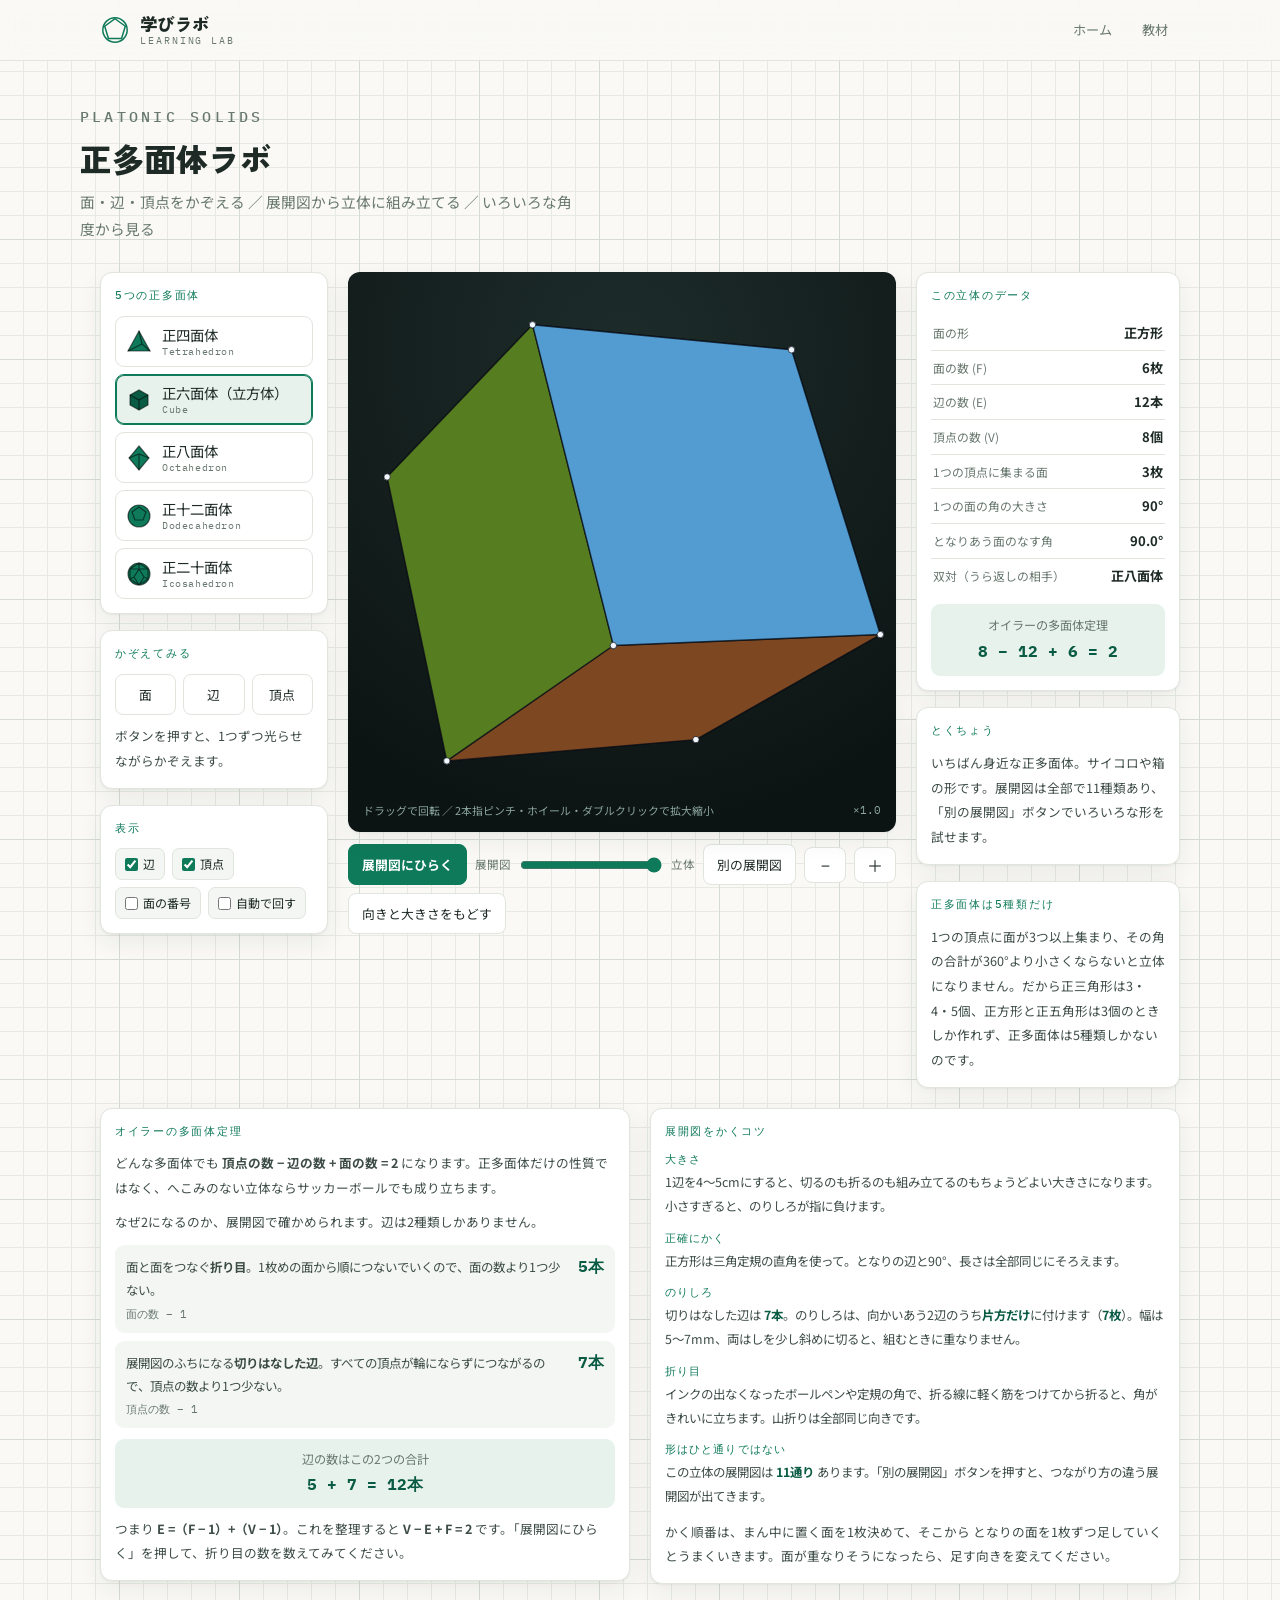
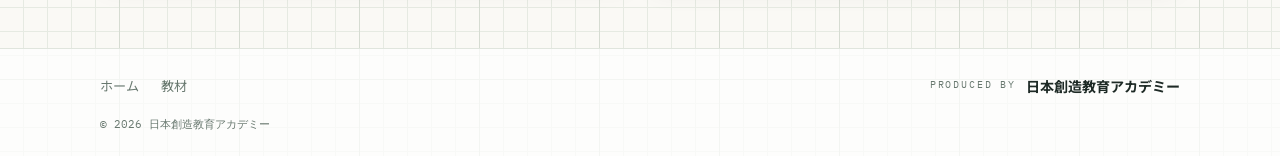
<file: polyhedron.html>
<!DOCTYPE html>
<html lang="ja">
<head>
<meta charset="UTF-8">
<meta name="viewport" content="width=device-width, initial-scale=1.0">
<title>正多面体ラボ｜学びラボ</title>
<meta name="description" content="正多面体5種類の面・辺・頂点の数をかぞえ、展開図が立体に組み立たる様子を見て、いろいろな角度から観察できる学習アプリです。">
<meta name="author" content="日本創造教育アカデミー">
<link rel="icon" href="favicon.svg" type="image/svg+xml">
<link rel="stylesheet" href="style.css">
<style>
  /* ==========================================================
     正多面体ラボ 本体
     色の変数は #app の中だけで定義し、サイト共通の変数を上書きしない。
     ========================================================== */
  #app{
    --panel:#fff; --panel2:#f3f6f2; --border:var(--line); --fg:var(--ink);
    display:grid; grid-template-columns:228px minmax(0,1fr) 264px; gap:20px;
    align-items:start; max-width:var(--wrap); margin:0 auto; padding:4px 20px 8px;
    color:var(--fg); line-height:1.65;
  }
  #app .panel{
    background:var(--panel);border:1px solid var(--border);border-radius:var(--radius);
    padding:14px;box-shadow:var(--shadow);
  }
  #app aside{display:flex;flex-direction:column;gap:16px;min-width:0}
  #app main{display:flex;flex-direction:column;gap:12px;min-width:0}
  /* 読みものは本体の下に全幅2段組で置く（細い柱で長文を読ませない） */
  #app .reading{
    grid-column:1/-1;display:grid;grid-template-columns:1fr 1fr;gap:20px;align-items:start;
  }
  #app h2{
    font-family:'IBM Plex Mono',monospace;
    font-size:.68rem;letter-spacing:.16em;color:var(--accent);margin:0 0 11px;font-weight:500;
  }

  #app .solids{display:flex;flex-direction:column;gap:7px}
  #app .solid-btn{
    display:flex;align-items:center;gap:10px;background:#fff;
    border:1px solid var(--border);color:var(--fg);border-radius:9px;padding:8px 10px;
    cursor:pointer;font:inherit;font-size:.9rem;text-align:left;line-height:1.35;transition:.15s;
  }
  #app .solid-btn:hover{background:var(--accent-soft);border-color:#a9cec0}
  #app .solid-btn.on{
    background:var(--accent-soft);border-color:var(--accent);
    box-shadow:inset 0 0 0 1px var(--accent);
  }
  #app .solid-btn small{
    display:block;color:var(--muted);font-size:.63rem;letter-spacing:.06em;
    font-family:'IBM Plex Mono',monospace;
  }
  #app .solid-btn .ico{width:26px;height:26px;flex:0 0 26px;color:var(--accent)}
  #app .solid-btn.on .ico{color:var(--accent-dark)}

  /* 立体を見せる窓だけ暗くして、色のついた面を見やすくする */
  #app .stage{
    position:relative;height:560px;border-radius:var(--radius);overflow:hidden;
    box-shadow:var(--shadow);
  }
  #app canvas{
    width:100%;height:100%;display:block;cursor:grab;touch-action:none;
    background:radial-gradient(120% 120% at 50% 14%,#1d2c2a 0%,#0c1413 72%);
  }
  #app canvas:active{cursor:grabbing}
  #app .hint{
    position:absolute;left:15px;bottom:12px;color:#8ba69c;font-size:.68rem;pointer-events:none;
  }
  #app .zoominfo{
    position:absolute;right:15px;bottom:12px;color:#8ba69c;font-size:.68rem;pointer-events:none;
    font-family:'IBM Plex Mono',monospace;
  }
  #app .counter{
    position:absolute;left:15px;top:13px;font-size:1.05rem;font-weight:700;
    color:#ffd166;text-shadow:0 2px 8px rgba(0,0,0,.75);pointer-events:none;
  }

  #app .controls{display:flex;flex-wrap:wrap;gap:8px;align-items:center}
  #app button.act{
    background:#fff;border:1px solid var(--border);color:var(--fg);border-radius:8px;
    padding:9px 13px;cursor:pointer;font:inherit;font-size:.8rem;transition:.15s;
  }
  #app button.act:hover{background:var(--accent-soft);border-color:#a9cec0}
  #app button.act.primary{
    background:var(--accent);border-color:var(--accent);color:#fff;font-weight:700;
  }
  #app button.act.primary:hover{background:var(--accent-dark);border-color:var(--accent-dark)}
  #app button.act.zbtn{width:42px;padding:9px 0;font-size:1rem;line-height:1}
  #app .slider{display:flex;align-items:center;gap:9px;flex:1;min-width:200px}
  #app .slider input{flex:1;accent-color:var(--accent)}
  #app .slider span{font-size:.72rem;color:var(--muted);white-space:nowrap}
  #app .count-btns{display:flex;gap:7px}
  #app .count-btns button{flex:1}
  #app .toggles{display:flex;flex-wrap:wrap;gap:7px}
  #app .toggles label{
    display:flex;align-items:center;gap:5px;font-size:.75rem;
    background:var(--panel2);border:1px solid var(--border);border-radius:7px;
    padding:5px 9px;cursor:pointer;
  }
  #app .toggles input{accent-color:var(--accent);margin:0}

  #app table.facts{width:100%;border-collapse:collapse;font-size:.82rem}
  #app table.facts td{padding:6px 2px;border-bottom:1px solid var(--border)}
  #app table.facts td.k{color:var(--muted);font-size:.74rem}
  #app table.facts td.v{
    text-align:right;font-weight:700;white-space:nowrap;font-variant-numeric:tabular-nums;
  }
  #app table.facts tr:last-child td{border-bottom:none}
  #app .euler{
    margin-top:12px;background:var(--accent-soft);border-radius:9px;padding:11px;
    text-align:center;font-size:.76rem;color:var(--muted);
  }
  #app .euler b{
    display:inline-block;margin-top:4px;color:var(--accent-dark);font-size:.98rem;
    font-family:'IBM Plex Mono',monospace;
  }
  #app .desc{font-size:.79rem;line-height:1.95;color:#3d4c46}

  /* オイラーの多面体定理：辺を2種類に分けて数える */
  #app .eu-steps{list-style:none;display:flex;flex-direction:column;gap:8px;margin:11px 0}
  #app .eu-steps li{
    background:var(--panel2);border-radius:9px;padding:9px 11px;
    display:grid;grid-template-columns:1fr auto;gap:3px 10px;align-items:baseline;
  }
  #app .eu-steps .t{font-size:.78rem;line-height:1.85;color:#3d4c46}
  #app .eu-steps .n{
    font-size:.98rem;font-weight:700;color:var(--accent-dark);white-space:nowrap;
    font-family:'IBM Plex Mono',monospace;font-variant-numeric:tabular-nums;
  }
  #app .eu-steps .f{
    grid-column:1/-1;font-size:.68rem;color:var(--muted);
    font-family:'IBM Plex Mono',monospace;
  }
  #app .eu-concl{
    background:var(--accent-soft);border-radius:9px;padding:10px 11px;text-align:center;
    font-size:.76rem;color:var(--muted);
  }
  #app .eu-concl b{
    display:block;margin-top:3px;font-size:.98rem;color:var(--accent-dark);
    font-family:'IBM Plex Mono',monospace;font-variant-numeric:tabular-nums;
  }

  /* 展開図をかくコツ */
  #app dl.tips{margin:0 0 11px}
  #app dl.tips dt{
    font-family:'IBM Plex Mono',monospace;font-size:.68rem;letter-spacing:.1em;
    color:var(--accent);font-weight:500;margin-top:11px;
  }
  #app dl.tips dt:first-child{margin-top:0}
  #app dl.tips dd{font-size:.78rem;line-height:1.9;color:#3d4c46;margin:2px 0 0}
  #app dl.tips b{color:var(--accent-dark);font-variant-numeric:tabular-nums}
  #app :focus-visible{outline:2px solid var(--accent);outline-offset:2px;border-radius:6px}

  @media(max-width:980px){
    #app{grid-template-columns:1fr;padding:0 14px 8px;gap:14px}
    #app aside,#app .reading{display:contents}
    #app .p1{order:1} #app main{order:2} #app .p3{order:3} #app .p4{order:4}
    #app .p5{order:5} #app .p6{order:6} #app .p7{order:7}
    #app .p8{order:8} #app .p9{order:9}
    #app .solids{flex-direction:row;flex-wrap:wrap}
    #app .solid-btn{flex:1 1 145px}
    #app .stage{height:58vh;min-height:380px}
    #app button.act{padding:11px 14px}
    #app button.act.zbtn{width:52px;padding:11px 0;font-size:1.1rem}
  }
</style>
</head>
<body>

<header class="site-header">
  <div class="header-inner">
    <a class="brand" href="index.html">
      <svg viewBox="0 0 32 32" fill="none" stroke="currentColor" stroke-width="1.6" aria-hidden="true">
        <circle cx="16" cy="16" r="13"/>
        <polygon points="16,4 27,12 23,25 9,25 5,12"/>
      </svg>
      <b>学びラボ<span>LEARNING LAB</span></b>
    </a>
    <nav class="header-nav">
      <a href="index.html">ホーム</a>
      <a href="index.html#materials">教材</a>
    </nav>
  </div>
</header>

<div class="wrap page-head">
  <p class="eyebrow">Platonic Solids</p>
  <h1>正多面体ラボ</h1>
  <p>面・辺・頂点をかぞえる ／ 展開図から立体に組み立てる ／ いろいろな角度から見る</p>
</div>

<div id="app">

<aside>
  <div class="panel p1">
    <h2>5つの正多面体</h2>
    <div class="solids" id="solidList"></div>
  </div>
  <div class="panel p3">
    <h2>かぞえてみる</h2>
    <div class="count-btns">
      <button class="act" data-count="face">面</button>
      <button class="act" data-count="edge">辺</button>
      <button class="act" data-count="vertex">頂点</button>
    </div>
    <p class="desc" style="margin:9px 0 0">ボタンを押すと、1つずつ光らせながらかぞえます。</p>
  </div>
  <div class="panel p4">
    <h2>表示</h2>
    <div class="toggles">
      <label><input type="checkbox" id="tgEdge" checked>辺</label>
      <label><input type="checkbox" id="tgVert" checked>頂点</label>
      <label><input type="checkbox" id="tgNum">面の番号</label>
      <label><input type="checkbox" id="tgSpin">自動で回す</label>
    </div>
  </div>
</aside>

<main>
  <div class="stage">
    <canvas id="cv"></canvas>
    <div class="counter" id="counter"></div>
    <div class="hint">ドラッグで回転 ／ 2本指ピンチ・ホイール・ダブルクリックで拡大縮小</div>
    <div class="zoominfo" id="zoomInfo">×1.0</div>
  </div>
  <div class="controls">
    <button class="act primary" id="btnFold">展開図にひらく</button>
    <div class="slider">
      <span>展開図</span>
      <input type="range" id="foldRange" min="0" max="1000" value="1000">
      <span>立体</span>
    </div>
    <button class="act" id="btnAnother">別の展開図</button>
    <button class="act zbtn" id="btnZoomOut" title="縮小">−</button>
    <button class="act zbtn" id="btnZoomIn" title="拡大">＋</button>
    <button class="act" id="btnReset">向きと大きさをもどす</button>
  </div>
</main>

<aside>
  <div class="panel p5">
    <h2>この立体のデータ</h2>
    <table class="facts">
      <tr><td class="k">面の形</td><td class="v" id="fShape">-</td></tr>
      <tr><td class="k">面の数 (F)</td><td class="v" id="fF">-</td></tr>
      <tr><td class="k">辺の数 (E)</td><td class="v" id="fE">-</td></tr>
      <tr><td class="k">頂点の数 (V)</td><td class="v" id="fV">-</td></tr>
      <tr><td class="k">1つの頂点に集まる面</td><td class="v" id="fDeg">-</td></tr>
      <tr><td class="k">1つの面の角の大きさ</td><td class="v" id="fAng">-</td></tr>
      <tr><td class="k">となりあう面のなす角</td><td class="v" id="fDih">-</td></tr>
      <tr><td class="k">双対（うら返しの相手）</td><td class="v" id="fDual">-</td></tr>
    </table>
    <div class="euler">オイラーの多面体定理<br>
      <b id="eu">V − E + F = 2</b></div>
  </div>
  <div class="panel p6">
    <h2>とくちょう</h2>
    <p class="desc" id="desc">-</p>
  </div>
  <div class="panel p7">
    <h2>正多面体は5種類だけ</h2>
    <p class="desc">1つの頂点に面が3つ以上集まり、その角の合計が360°より小さくならないと立体になりません。だから正三角形は3・4・5個、正方形と正五角形は3個のときしか作れず、正多面体は5種類しかないのです。</p>
  </div>
</aside>

<section class="reading">
  <div class="panel p8">
    <h2>オイラーの多面体定理</h2>
    <p class="desc">どんな多面体でも <b>頂点の数 − 辺の数 + 面の数 = 2</b> になります。正多面体だけの性質ではなく、へこみのない立体ならサッカーボールでも成り立ちます。</p>
    <p class="desc" style="margin-top:9px">なぜ2になるのか、展開図で確かめられます。辺は2種類しかありません。</p>
    <ol class="eu-steps">
      <li>
        <span class="t">面と面をつなぐ<b>折り目</b>。1枚めの面から順につないでいくので、面の数より1つ少ない。</span>
        <span class="n" id="euFold">-</span>
        <span class="f">面の数 − 1</span>
      </li>
      <li>
        <span class="t">展開図のふちになる<b>切りはなした辺</b>。すべての頂点が輪にならずにつながるので、頂点の数より1つ少ない。</span>
        <span class="n" id="euCut">-</span>
        <span class="f">頂点の数 − 1</span>
      </li>
    </ol>
    <div class="eu-concl">辺の数はこの2つの合計
      <b id="euSum">-</b></div>
    <p class="desc" style="margin-top:9px">つまり <b>E =（F − 1）+（V − 1）</b>。これを整理すると <b>V − E + F = 2</b> です。「展開図にひらく」を押して、折り目の数を数えてみてください。</p>
  </div>
  <div class="panel p9">
    <h2>展開図をかくコツ</h2>
    <dl class="tips">
      <dt>大きさ</dt>
      <dd>1辺を4〜5cmにすると、切るのも折るのも組み立てるのもちょうどよい大きさになります。小さすぎると、のりしろが指に負けます。</dd>
      <dt>正確にかく</dt>
      <dd id="tipDraw">-</dd>
      <dt>のりしろ</dt>
      <dd>切りはなした辺は <b id="tipCut">-</b>。のりしろは、向かいあう2辺のうち<b>片方だけ</b>に付けます（<b id="tipTab">-</b>）。幅は5〜7mm、両はしを少し斜めに切ると、組むときに重なりません。</dd>
      <dt>折り目</dt>
      <dd>インクの出なくなったボールペンや定規の角で、折る線に軽く筋をつけてから折ると、角がきれいに立ちます。山折りは全部同じ向きです。</dd>
      <dt>形はひと通りではない</dt>
      <dd>この立体の展開図は <b id="tipNets">-</b> あります。「別の展開図」ボタンを押すと、つながり方の違う展開図が出てきます。</dd>
    </dl>
    <p class="desc">かく順番は、まん中に置く面を1枚決めて、そこから となりの面を1枚ずつ足していくとうまくいきます。面が重なりそうになったら、足す向きを変えてください。</p>
  </div>
</section>

</div>

<footer class="site-footer">
  <div class="footer-inner">
    <nav class="footer-links">
      <a href="index.html">ホーム</a>
      <a href="index.html#materials">教材</a>
    </nav>
    <p class="credit">
      <span>Produced by</span>
      <b>日本創造教育アカデミー</b>
    </p>
  </div>
  <div class="footer-bottom">&copy; 2026 日本創造教育アカデミー</div>
</footer>

<script>
"use strict";
/* ---------- 3D ベクトル / 行列 ---------- */
const sub=(a,b)=>[a[0]-b[0],a[1]-b[1],a[2]-b[2]];
const add=(a,b)=>[a[0]+b[0],a[1]+b[1],a[2]+b[2]];
const mul=(a,s)=>[a[0]*s,a[1]*s,a[2]*s];
const dot=(a,b)=>a[0]*b[0]+a[1]*b[1]+a[2]*b[2];
const cross=(a,b)=>[a[1]*b[2]-a[2]*b[1],a[2]*b[0]-a[0]*b[2],a[0]*b[1]-a[1]*b[0]];
const len=a=>Math.hypot(a[0],a[1],a[2]);
const unit=a=>{const l=len(a)||1;return[a[0]/l,a[1]/l,a[2]/l];};
const mv=(M,v)=>[M[0]*v[0]+M[1]*v[1]+M[2]*v[2],M[3]*v[0]+M[4]*v[1]+M[5]*v[2],M[6]*v[0]+M[7]*v[1]+M[8]*v[2]];
function mm(A,B){const C=new Array(9);
  for(let r=0;r<3;r++)for(let c=0;c<3;c++)C[r*3+c]=A[r*3]*B[c]+A[r*3+1]*B[3+c]+A[r*3+2]*B[6+c];
  return C;}
const IDM=[1,0,0,0,1,0,0,0,1];
function rotAxis(ax,ang){                     // ロドリゲスの回転公式
  const[a,b,c]=unit(ax),s=Math.sin(ang),t=1-Math.cos(ang),co=Math.cos(ang);
  return[co+a*a*t, a*b*t-c*s, a*c*t+b*s,
         b*a*t+c*s, co+b*b*t, b*c*t-a*s,
         c*a*t-b*s, c*b*t+a*s, co+c*c*t];
}
/* ---------- クォータニオン（視点の回転） ---------- */
const qAxis=(ax,ang)=>{const u=unit(ax),s=Math.sin(ang/2);return[Math.cos(ang/2),u[0]*s,u[1]*s,u[2]*s];};
function qMul(a,b){return[
  a[0]*b[0]-a[1]*b[1]-a[2]*b[2]-a[3]*b[3],
  a[0]*b[1]+a[1]*b[0]+a[2]*b[3]-a[3]*b[2],
  a[0]*b[2]-a[1]*b[3]+a[2]*b[0]+a[3]*b[1],
  a[0]*b[3]+a[1]*b[2]-a[2]*b[1]+a[3]*b[0]];}
function qNorm(q){const l=Math.hypot(q[0],q[1],q[2],q[3])||1;return q.map(x=>x/l);}
function qMat(q){const[w,x,y,z]=qNorm(q);return[
  1-2*(y*y+z*z), 2*(x*y-w*z),   2*(x*z+w*y),
  2*(x*y+w*z),   1-2*(x*x+z*z), 2*(y*z-w*x),
  2*(x*z-w*y),   2*(y*z+w*x),   1-2*(x*x+y*y)];}
function qSlerp(a,b,t){
  let d=a[0]*b[0]+a[1]*b[1]+a[2]*b[2]+a[3]*b[3];
  if(d<0){b=b.map(x=>-x);d=-d;}
  if(d>0.9995)return qNorm(a.map((x,i)=>x+(b[i]-x)*t));
  const th=Math.acos(d),s=Math.sin(th),s1=Math.sin((1-t)*th)/s,s2=Math.sin(t*th)/s;
  return a.map((x,i)=>x*s1+b[i]*s2);
}
/* ---------- 正多面体の頂点・面の法線 ---------- */
const PHI=(1+Math.sqrt(5))/2;
const CUBE_V=[];for(const x of[1,-1])for(const y of[1,-1])for(const z of[1,-1])CUBE_V.push([x,y,z]);
const OCTA_V=[[1,0,0],[-1,0,0],[0,1,0],[0,-1,0],[0,0,1],[0,0,-1]];
const TETRA_V=[[1,1,1],[1,-1,-1],[-1,1,-1],[-1,-1,1]];
const ICO_V=[];for(const s of[1,-1])for(const u of[1,-1]){
  ICO_V.push([0,s,u*PHI],[s,u*PHI,0],[u*PHI,0,s]);}
const DODE_V=CUBE_V.slice();for(const s of[1,-1])for(const u of[1,-1]){
  DODE_V.push([0,s/PHI,u*PHI],[s/PHI,u*PHI,0],[u*PHI,0,s/PHI]);}
// 面の法線は「双対の立体の頂点方向」。上の頂点集合とは向きがずれた組を使う
const ICO_N=[];for(const s of[1,-1])for(const u of[1,-1]){
  ICO_N.push([0,s*PHI,u],[s*PHI,u,0],[u,0,s*PHI]);}
const DODE_N=CUBE_V.slice();for(const s of[1,-1])for(const u of[1,-1]){
  DODE_N.push([0,s*PHI,u/PHI],[s*PHI,u/PHI,0],[u/PHI,0,s*PHI]);}

const DEFS={
  tetra :{jp:'正四面体', en:'Tetrahedron', nets:2, v:TETRA_V, n:TETRA_V.map(v=>mul(v,-1)), dual:'正四面体',
    desc:'いちばん小さな正多面体。三角すいの形で、どの面から見ても同じに見えます。自分自身が双対という珍しい立体です。'},
  cube  :{jp:'正六面体（立方体）', en:'Cube', nets:11, v:CUBE_V, n:OCTA_V, dual:'正八面体',
    desc:'いちばん身近な正多面体。サイコロや箱の形です。展開図は全部で11種類あり、「別の展開図」ボタンでいろいろな形を試せます。'},
  octa  :{jp:'正八面体', en:'Octahedron', nets:11, v:OCTA_V, n:CUBE_V, dual:'正六面体（立方体）',
    desc:'四角すいを2つ、そこ同士でくっつけた形。立方体の各面の真ん中を結ぶと、この立体があらわれます。'},
  dodeca:{jp:'正十二面体', en:'Dodecahedron', nets:43380, v:DODE_V, n:ICO_N, dual:'正二十面体',
    desc:'正五角形が12枚。となりあう面のなす角が大きく、いちばん球に近づいていく仲間です。サッカーボールのもとになる形でもあります。'},
  icosa :{jp:'正二十面体', en:'Icosahedron', nets:43380, v:ICO_V, n:DODE_N, dual:'正十二面体',
    desc:'正三角形が20枚。1つの頂点に5枚も集まります。5種類の中でいちばん面が多く、いちばん球に近い立体です。'}
};
const SHAPE={3:'正三角形',4:'正方形',5:'正五角形'};

/* ---------- 立体を組み立てる（面の抽出・辺・隣接） ---------- */
function buildSolid(def){
  const R=Math.max(...def.v.map(len));
  const verts=def.v.map(v=>mul(v,1/R));
  let faces=def.n.map(n0=>{
    const n=unit(n0);
    let mx=-Infinity;verts.forEach(v=>{mx=Math.max(mx,dot(v,n));});
    const idx=verts.map((v,i)=>i).filter(i=>dot(verts[i],n)>mx-1e-6);
    const c=mul(idx.reduce((s,i)=>add(s,verts[i]),[0,0,0]),1/idx.length);
    const u=unit(sub(verts[idx[0]],c)),w=cross(n,u);
    idx.sort((a,b)=>{
      const pa=sub(verts[a],c),pb=sub(verts[b],c);
      return Math.atan2(dot(pa,w),dot(pa,u))-Math.atan2(dot(pb,w),dot(pb,u));});
    return{idx,n,c};
  });
  // 1面目が正面を向くように全体を回しておく（展開したとき画面と平行になる）
  const n0=faces[0].n, tgt=[0,0,1];
  let R0=IDM, ax=cross(n0,tgt), s=len(ax);
  if(s>1e-9) R0=rotAxis(ax,Math.atan2(s,dot(n0,tgt)));
  else if(dot(n0,tgt)<0) R0=rotAxis([1,0,0],Math.PI);
  const vv=verts.map(v=>mv(R0,v));
  faces=faces.map(f=>({idx:f.idx,n:mv(R0,f.n),c:mv(R0,f.c)}));

  // 辺と面の隣接関係
  const emap=new Map(), edges=[];
  faces.forEach((f,fi)=>{
    const m=f.idx.length;
    for(let k=0;k<m;k++){
      const a=f.idx[k],b=f.idx[(k+1)%m],key=Math.min(a,b)+'_'+Math.max(a,b);
      if(!emap.has(key)){emap.set(key,{a:Math.min(a,b),b:Math.max(a,b),faces:[],ref:{f:fi,l:k}});edges.push(emap.get(key));}
      emap.get(key).faces.push(fi);
    }
  });
  const adj=faces.map(()=>[]);
  edges.forEach(e=>{const[f1,f2]=e.faces;adj[f1].push({f:f2,a:e.a,b:e.b});adj[f2].push({f:f1,a:e.a,b:e.b});});
  const vref=vv.map(()=>null), vdeg=vv.map(()=>0), vfaces=vv.map(()=>[]);
  faces.forEach((f,fi)=>f.idx.forEach((vi,l)=>{vdeg[vi]++;vfaces[vi].push({f:fi,l});if(!vref[vi])vref[vi]={f:fi,l};}));
  return{verts:vv,faces,edges,adj,vref,vdeg,vfaces};
}

/* ---------- 展開図の折りたたみ（全域木＋ちょうつがい回転） ---------- */
function mulberry32(a){return function(){a|=0;a=a+0x6D2B79F5|0;let t=Math.imul(a^a>>>15,1|a);
  t=t+Math.imul(t^t>>>7,61|t)^t;return((t^t>>>14)>>>0)/4294967296;};}
function buildTree(S,seed){
  const F=S.faces.length,parent=new Array(F).fill(-1),hinge=new Array(F).fill(null),order=[0];
  const seen=new Array(F).fill(false);seen[0]=true;
  const rnd=mulberry32(seed||1),q=[0];
  while(q.length){
    const f=q.shift();
    const nb=S.adj[f].slice();
    if(seed){for(let i=nb.length-1;i>0;i--){const j=(rnd()*(i+1))|0;[nb[i],nb[j]]=[nb[j],nb[i]];}}
    for(const e of nb){
      if(seen[e.f])continue;
      seen[e.f]=true;parent[e.f]=f;
      const u=unit(sub(S.verts[e.b],S.verts[e.a]));
      const np=S.faces[f].n, nc=S.faces[e.f].n;
      const phi=Math.atan2(dot(u,cross(nc,np)),dot(nc,np)); // 親の面と同じ平面に開く角
      hinge[e.f]={a:e.a,b:e.b,phi};
      order.push(e.f);q.push(e.f);
    }
  }
  return{parent,hinge,order};
}
// t=1:立体 / t=0:展開図
function foldGeometry(S,T,t){
  const F=S.faces.length,Rs=new Array(F),Ts=new Array(F),out=new Array(F);
  for(const f of T.order){
    if(T.parent[f]<0){Rs[f]=IDM;Ts[f]=[0,0,0];}
    else{
      const p=T.parent[f],h=T.hinge[f];
      const A0=add(mv(Rs[p],S.verts[h.a]),Ts[p]), A1=add(mv(Rs[p],S.verts[h.b]),Ts[p]);
      const Q=rotAxis(sub(A1,A0),h.phi*(1-t));
      Rs[f]=mm(Q,Rs[p]);
      Ts[f]=add(mv(Q,sub(Ts[p],A0)),A0);
    }
    out[f]=S.faces[f].idx.map(i=>add(mv(Rs[f],S.verts[i]),Ts[f]));
  }
  return out;
}

/* ---------- 状態 ---------- */
const cv=document.getElementById('cv'),ctx=cv.getContext('2d');
const st={
  key:'cube', S:null, T:null, seed:0,
  t:1, target:1, anim:0, qFrom:null, qTo:null,
  q:qMul(qAxis([0,1,0],0.62),qAxis([1,0,0],-0.42)),
  zoom:1, fit:1, spin:false, showEdge:true, showVert:true, showNum:false,
  center:[0,0,0], radius:1, ready:false,
  count:null, countI:-1, countT:0, countWait:false
};
function loadSolid(key,seed){
  st.key=key; st.seed=seed||0;
  st.S=buildSolid(DEFS[key]);
  st.T=buildTree(st.S,st.seed);
  st.ready=false;
  st.count=null;updateCounter();
  updateFacts();
}
/* ---------- 情報パネル ---------- */
function updateFacts(){
  const S=st.S,d=DEFS[st.key];
  const F=S.faces.length,E=S.edges.length,V=S.verts.length,m=S.faces[0].idx.length,deg=S.vdeg[0];
  const inner=(m-2)*180/m;
  const e0=S.edges[0],n1=S.faces[e0.faces[0]].n,n2=S.faces[e0.faces[1]].n;
  const dih=180-Math.acos(Math.max(-1,Math.min(1,dot(n1,n2))))*180/Math.PI;
  const set=(id,v)=>document.getElementById(id).textContent=v;
  set('fShape',SHAPE[m]); set('fF',F+'枚'); set('fE',E+'本'); set('fV',V+'個');
  set('fDeg',deg+'枚'); set('fAng',inner.toFixed(inner%1?1:0)+'°');
  set('fDih',dih.toFixed(1)+'°'); set('fDual',d.dual);
  set('eu',`${V} − ${E} + ${F} = ${V-E+F}`);
  set('euFold',(F-1)+'本'); set('euCut',(V-1)+'本');
  set('euSum',`${F-1} + ${V-1} = ${E}本`);
  const DRAW={3:'正三角形はコンパスで。辺の長さを半径にした円を、辺の両はしからそれぞれかき、その交点を結べば正確な正三角形になります。',
              4:'正方形は三角定規の直角を使って。となりの辺と90°、長さは全部同じにそろえます。',
              5:'正五角形は円をかいてから。中心のまわりを分度器で72°ずつ5つに分け、円周上の点を結びます。'};
  set('tipDraw',DRAW[m]);
  set('tipCut',(V-1)+'本'); set('tipTab',(V-1)+'枚');
  set('tipNets',d.nets.toLocaleString('ja-JP')+'通り');
  document.getElementById('desc').textContent=d.desc;
  document.querySelectorAll('.solid-btn').forEach(b=>b.classList.toggle('on',b.dataset.k===st.key));
}
function updateCounter(){
  const el=document.getElementById('counter');
  if(!st.count){el.textContent='';return;}
  const S=st.S,total={face:S.faces.length,edge:S.edges.length,vertex:S.verts.length}[st.count];
  const lab={face:'面',edge:'辺',vertex:'頂点'}[st.count];
  const n=Math.min(st.countI+1,total);
  el.textContent=(n>=total&&!st.countWait)?`${lab}の数は ${total}`:`${lab}  ${n} / ${total}`;
}
/* ---------- 描画 ---------- */
const DPR=()=>Math.min(devicePixelRatio||1,2);
function shade(nv){
  const L=unit([0.35,0.65,0.85]);
  return 0.42+0.58*Math.abs(dot(nv,L));
}
function render(){
  const w=cv.clientWidth,h=cv.clientHeight,dpr=DPR();
  if(cv.width!==Math.round(w*dpr)||cv.height!==Math.round(h*dpr)){cv.width=Math.round(w*dpr);cv.height=Math.round(h*dpr);}
  ctx.setTransform(dpr,0,0,dpr,0,0);
  ctx.clearRect(0,0,w,h);
  const S=st.S,geo=foldGeometry(S,st.T,st.t),snap=!st.ready;
  // 中心と大きさを求めて画面に収める
  let lo=[1e9,1e9,1e9],hi=[-1e9,-1e9,-1e9];
  geo.forEach(f=>f.forEach(p=>{for(let i=0;i<3;i++){if(p[i]<lo[i])lo[i]=p[i];if(p[i]>hi[i])hi[i]=p[i];}}));
  const c=[0,1,2].map(i=>(lo[i]+hi[i])/2);
  let rad=0;geo.forEach(f=>f.forEach(p=>{rad=Math.max(rad,len(sub(p,c)));}));
  if(snap){st.center=c;st.radius=rad;st.ready=true;}
  else{const k=0.25;st.center=st.center.map((v,i)=>v+(c[i]-v)*k);st.radius+=(rad-st.radius)*k;}
  const Rv=qMat(st.q),D=6,f=0.40*Math.min(w,h)*D*st.zoom*st.fit,cx=w/2,cy=h/2,sc=1/(st.radius||1);
  const proj=[],view=[],depth=[];
  geo.forEach((face,i)=>{
    const v3=face.map(p=>mv(Rv,mul(sub(p,st.center),sc)));
    view[i]=v3;
    proj[i]=v3.map(p=>[cx+f*p[0]/(D-p[2]),cy-f*p[1]/(D-p[2])]);
    depth[i]=v3.reduce((s,p)=>s+p[2],0)/v3.length;
  });
  // 投影された大きさを見て、立体でも展開図でも画面いっぱいに収まるよう調整
  let x0=1e9,y0=1e9,x1=-1e9,y1=-1e9;
  proj.forEach(pp=>pp.forEach(p=>{x0=Math.min(x0,p[0]);x1=Math.max(x1,p[0]);y0=Math.min(y0,p[1]);y1=Math.max(y1,p[1]);}));
  // 自動フィットは「ズーム1倍のときの大きさ」に合わせる（ズーム操作を打ち消さないように）
  const kfit=Math.min(0.90*w/Math.max(2,x1-x0),0.90*h/Math.max(2,y1-y0))*st.zoom;
  st.fit=Math.max(0.05,Math.min(20,st.fit*(snap?kfit:1+(kfit-1)*0.22)));
  const order=geo.map((_,i)=>i).sort((a,b)=>depth[a]-depth[b]);
  const F=geo.length,hi2=st.count,front=new Array(F).fill(false);
  ctx.lineJoin='round';
  order.forEach(i=>{
    const p=proj[i],v3=view[i];
    const nv=unit(cross(sub(v3[1],v3[0]),sub(v3[2],v3[0])));
    const sh=shade(nv);front[i]=nv[2]>0;
    const hue=(i*360/F+205)%360;
    const lit=(hi2==='face'&&i===st.countI);
    ctx.beginPath();ctx.moveTo(p[0][0],p[0][1]);
    for(let k=1;k<p.length;k++)ctx.lineTo(p[k][0],p[k][1]);
    ctx.closePath();
    ctx.fillStyle=lit?`hsl(45 100% ${Math.round(52*sh+26)}%)`
                     :`hsl(${hue} 58% ${Math.round(58*sh)}%)`;
    ctx.fill();
    if(st.showEdge){ctx.strokeStyle='rgba(8,12,20,.75)';ctx.lineWidth=1.4;ctx.stroke();}
    if(st.showVert){                       // 頂点は面ごとに描く（裏側が透けないように）
      ctx.fillStyle='#f2f7ff';ctx.strokeStyle='rgba(8,12,20,.7)';ctx.lineWidth=1;
      p.forEach(q=>{ctx.beginPath();ctx.arc(q[0],q[1],3.2,0,7);ctx.fill();ctx.stroke();});
    }
    if(st.showNum){
      const cxx=p.reduce((s,q)=>s+q[0],0)/p.length,cyy=p.reduce((s,q)=>s+q[1],0)/p.length;
      ctx.font='bold 15px sans-serif';ctx.textAlign='center';ctx.textBaseline='middle';
      ctx.lineWidth=3.5;ctx.strokeStyle='rgba(8,12,22,.85)';ctx.strokeText(String(i+1),cxx,cyy);
      ctx.fillStyle='#fff';ctx.fillText(String(i+1),cxx,cyy);
    }
  });
  // かぞえるハイライト（辺・頂点）
  if(st.count==='edge'&&st.countI>=0){
    const e=S.edges[Math.min(st.countI,S.edges.length-1)],ref=e.ref,fp=proj[ref.f];
    const a=fp[ref.l],b=fp[(ref.l+1)%fp.length];
    const vis=e.faces.some(fi=>front[fi]);
    ctx.strokeStyle=vis?'#ffd166':'rgba(255,209,102,.38)';ctx.lineWidth=5;ctx.lineCap='round';
    ctx.beginPath();ctx.moveTo(a[0],a[1]);ctx.lineTo(b[0],b[1]);ctx.stroke();
  }
  if(st.count==='vertex'&&st.countI>=0){
    const vi=Math.min(st.countI,S.verts.length-1),r=S.vref[vi],p=proj[r.f][r.l];
    const vis=S.vfaces[vi].some(x=>front[x.f]);
    ctx.fillStyle=vis?'#ffd166':'rgba(255,209,102,.38)';
    ctx.strokeStyle='rgba(8,12,20,.8)';ctx.lineWidth=1.5;
    ctx.beginPath();ctx.arc(p[0],p[1],7,0,7);ctx.fill();ctx.stroke();
  }
}

/* ---------- アニメーション ---------- */
const ease=x=>x<0.5?4*x*x*x:1-Math.pow(-2*x+2,3)/2;
let last=performance.now();
function loop(now){
  const dt=Math.min((now-last)/1000,0.05);last=now;
  if(st.anim>0){                                   // 展開・組み立て
    st.anim=Math.max(0,st.anim-dt/1.7);
    const p=ease(1-st.anim);
    st.t=st.from+(st.target-st.from)*p;
    if(st.qFrom)st.q=qSlerp(st.qFrom,st.qTo,p);
    document.getElementById('foldRange').value=Math.round(st.t*1000);
    if(st.anim===0){st.t=st.target;st.qFrom=null;syncFoldBtn();}
  }
  if(st.spin&&!st.dragging&&!REDUCED.matches)st.q=qMul(qAxis([0,1,0],0.45*dt),st.q);
  if(st.count){                                    // かぞえる
    if(st.countWait){ if(st.t>0.999)st.countWait=false; }
    else{
      st.countT+=dt;
      const total={face:st.S.faces.length,edge:st.S.edges.length,vertex:st.S.verts.length}[st.count];
      const step=st.count==='face'?0.34:0.26;
      if(st.countT>step&&st.countI<total-1){st.countT=0;st.countI++;updateCounter();}
      else if(st.countI>=total-1&&st.countT>1.6){st.count=null;st.countI=-1;
        st.spin=!!st.spinWas;document.getElementById('tgSpin').checked=st.spin;}
      if(st.count&&st.countI<0){st.countI=0;updateCounter();}  // 最後の答えは残す
    }
  }
  render();
  requestAnimationFrame(loop);
}
const REDUCED=matchMedia('(prefers-reduced-motion: reduce)');
function setFold(target,move){
  const q1=target<0.5?[1,0,0,0]:qMul(qAxis([0,1,0],0.62),qAxis([1,0,0],-0.42));
  if(REDUCED.matches){                       // 動きを減らす設定のときは一気に切りかえ
    st.t=st.target=target;st.anim=0;if(move)st.q=q1;
    document.getElementById('foldRange').value=Math.round(target*1000);syncFoldBtn();return;
  }
  st.from=st.t;st.target=target;st.anim=1;
  if(move){st.qFrom=st.q;st.qTo=q1;}else st.qFrom=null;
}
function syncFoldBtn(){
  document.getElementById('btnFold').textContent=st.t>0.5?'展開図にひらく':'立体に組み立てる';
}
/* ---------- 立体えらびボタン ---------- */
const ICONS={
 tetra:'<polygon points="13,2 24,22 2,22" /><path d="M13 2 L16 15 M2 22 L16 15 M24 22 L16 15" fill="none"/>',
 cube:'<path d="M4 8 L13 3 L22 8 L22 18 L13 23 L4 18 Z"/><path d="M4 8 L13 13 L22 8 M13 13 L13 23" fill="none"/>',
 octa:'<path d="M13 1 L23 13 L13 25 L3 13 Z"/><path d="M3 13 L13 9 L23 13 M13 9 L13 25" fill="none"/>',
 dodeca:'<circle cx="13" cy="13" r="11"/><path d="M13 4 L20 9 L17 17 L9 17 L6 9 Z" fill="none"/>',
 icosa:'<circle cx="13" cy="13" r="11"/><path d="M13 2 L4 8 L4 18 L13 24 L22 18 L22 8 Z M13 2 L13 8 M4 8 L13 8 M22 8 L13 8 M13 8 L8 16 M13 8 L18 16 M4 18 L8 16 M22 18 L18 16 M13 24 L8 16 M13 24 L18 16" fill="none"/>'
};
const list=document.getElementById('solidList');
Object.keys(DEFS).forEach(k=>{
  const b=document.createElement('button');
  b.className='solid-btn';b.dataset.k=k;
  b.innerHTML=`<svg class="ico" viewBox="0 0 26 26" fill="currentColor" stroke="rgba(0,0,0,.55)" stroke-width="1.2">${ICONS[k]}</svg>`
    +`<span>${DEFS[k].jp}<small>${DEFS[k].en}</small></span>`;
  b.onclick=()=>{const wasFlat=st.t<0.5;loadSolid(k,0);st.t=st.target=wasFlat?0:1;st.anim=0;syncFoldBtn();
    document.getElementById('foldRange').value=Math.round(st.t*1000);};
  list.appendChild(b);
});
/* ---------- 操作 ---------- */
const btnFold=document.getElementById('btnFold');
btnFold.onclick=()=>{st.spin=false;document.getElementById('tgSpin').checked=false;
  setFold(st.t>0.5?0:1,true);st.count=null;updateCounter();};
document.getElementById('foldRange').oninput=e=>{
  st.anim=0;st.t=st.target=e.target.value/1000;syncFoldBtn();};
document.getElementById('btnAnother').onclick=()=>{
  loadSolid(st.key,(Math.random()*1e9)|0);
  if(st.t>0.5)setFold(0,true);
  document.getElementById('foldRange').value=Math.round(st.t*1000);syncFoldBtn();};
document.getElementById('btnReset').onclick=()=>{
  st.qFrom=st.q;st.qTo=qMul(qAxis([0,1,0],0.62),qAxis([1,0,0],-0.42));
  st.from=st.t;st.target=st.t;st.anim=1;setZoom(1);};
document.getElementById('tgEdge').onchange=e=>st.showEdge=e.target.checked;
document.getElementById('tgVert').onchange=e=>st.showVert=e.target.checked;
document.getElementById('tgNum').onchange=e=>st.showNum=e.target.checked;
document.getElementById('tgSpin').onchange=e=>st.spin=e.target.checked;
document.querySelectorAll('[data-count]').forEach(b=>{
  b.onclick=()=>{
    st.count=b.dataset.count;st.countI=-1;st.countT=0;
    if(st.t<0.999){setFold(1,false);st.countWait=true;}else st.countWait=false;
    st.spinWas=st.spin;st.spin=true;document.getElementById('tgSpin').checked=true;
    updateCounter();};
});
/* ドラッグで回転・2本指ピンチで拡大縮小 */
const ZMIN=0.35,ZMAX=6;
function setZoom(z){
  st.zoom=Math.min(ZMAX,Math.max(ZMIN,z));
  document.getElementById('zoomInfo').textContent='×'+st.zoom.toFixed(1);
}
const ptrs=new Map();let pinchD=0,pinchZ=1;
const dist=()=>{const p=[...ptrs.values()];return Math.hypot(p[0][0]-p[1][0],p[0][1]-p[1][1]);};
cv.addEventListener('pointerdown',e=>{
  cv.setPointerCapture(e.pointerId);
  ptrs.set(e.pointerId,[e.clientX,e.clientY]);
  if(ptrs.size===2){pinchD=dist();pinchZ=st.zoom;}
  st.dragging=ptrs.size===1;
});
cv.addEventListener('pointermove',e=>{
  if(!ptrs.has(e.pointerId))return;
  const prev=ptrs.get(e.pointerId);
  ptrs.set(e.pointerId,[e.clientX,e.clientY]);
  if(ptrs.size>=2){                       // 2本指のあいだは回さず、指の間隔で拡大縮小
    if(pinchD>0)setZoom(pinchZ*dist()/pinchD);
    return;
  }
  if(!st.dragging)return;
  const dx=e.clientX-prev[0],dy=e.clientY-prev[1];
  st.q=qMul(qMul(qAxis([0,1,0],dx*0.008),qAxis([1,0,0],dy*0.008)),st.q);
  st.qFrom=null;
});
const release=e=>{
  ptrs.delete(e.pointerId);
  if(ptrs.size<2)pinchD=0;
  st.dragging=ptrs.size===1;
};
cv.addEventListener('pointerup',release);
cv.addEventListener('pointercancel',release);
cv.addEventListener('lostpointercapture',release);
cv.addEventListener('wheel',e=>{e.preventDefault();
  setZoom(st.zoom*Math.exp(-e.deltaY*0.0015));},{passive:false});
cv.addEventListener('dblclick',()=>setZoom(st.zoom<1.6?2.2:1));
document.getElementById('btnZoomIn').onclick=()=>setZoom(st.zoom*1.35);
document.getElementById('btnZoomOut').onclick=()=>setZoom(st.zoom/1.35);
addEventListener('keydown',e=>{
  if(e.key===' '){e.preventDefault();btnFold.click();}
});
loadSolid('cube',0);syncFoldBtn();requestAnimationFrame(loop);
</script>

</body>
</html>
</file>
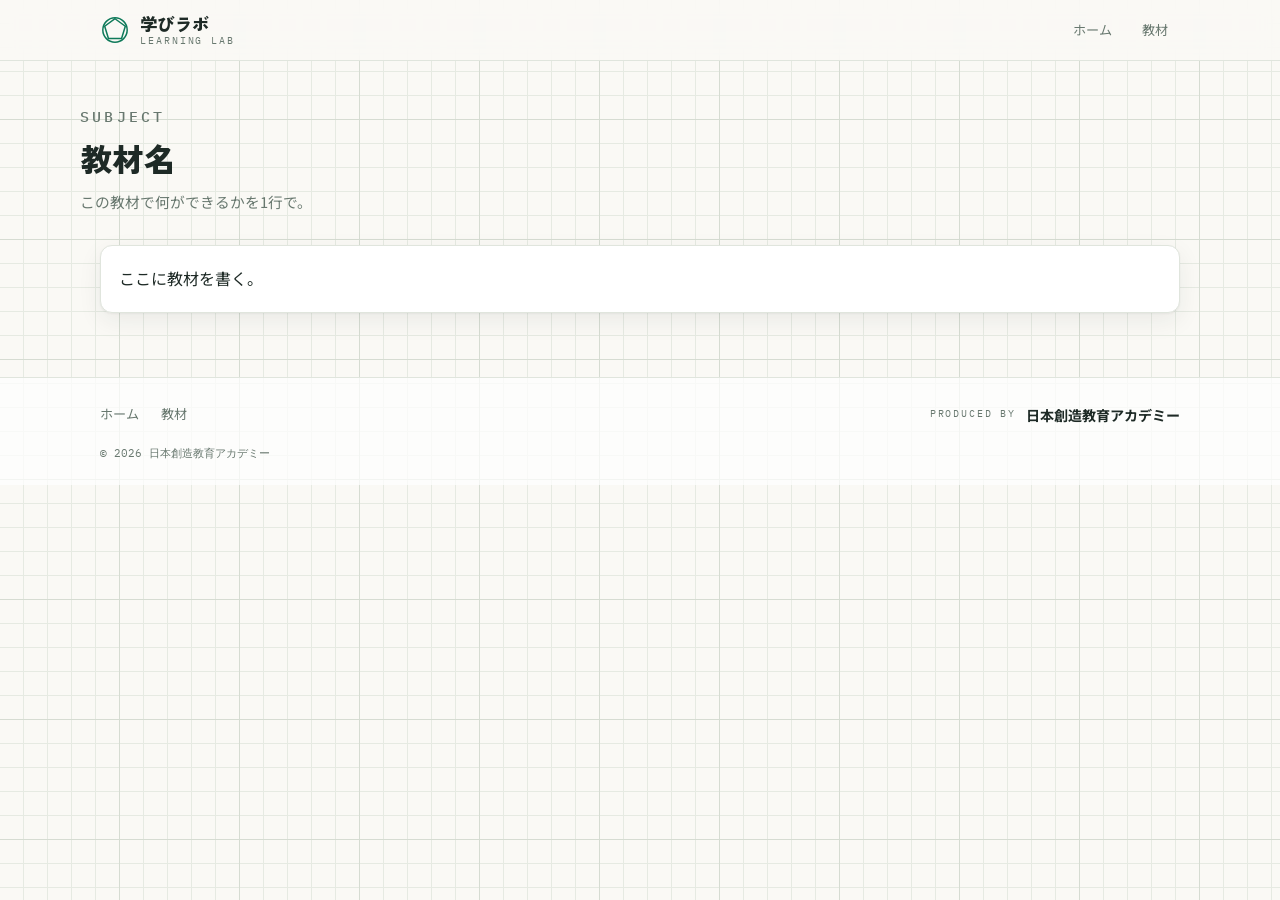
<file: template.html>
<!DOCTYPE html>
<html lang="ja">
<head>
<meta charset="UTF-8">
<meta name="viewport" content="width=device-width, initial-scale=1.0">
<!-- ▼ここを書きかえる（タイトルは「教材名｜学びラボ」の形） -->
<title>教材名｜学びラボ</title>
<meta name="description" content="この教材で何ができるかを1〜2文で。">
<meta name="author" content="日本創造教育アカデミー">
<link rel="icon" href="favicon.svg" type="image/svg+xml">
<link rel="stylesheet" href="style.css">
<style>
  /* このページだけのスタイル。色は style.css の変数を使う。
     --accent / --accent-dark / --accent-soft / --ink / --muted / --line
     --paper / --card / --radius / --shadow / --wrap
     新しい色をここで作るときは #app の中だけで定義し、上の変数は上書きしない。 */
  #app{
    max-width:var(--wrap);margin:0 auto;padding:4px 20px 8px;
    display:flex;flex-direction:column;gap:16px;
  }
  #app .panel{
    background:var(--card);border:1px solid var(--line);border-radius:var(--radius);
    padding:18px;box-shadow:var(--shadow);
  }
  @media(max-width:980px){
    #app{padding:0 14px 8px}
  }
</style>
</head>
<body>

<header class="site-header">
  <div class="header-inner">
    <a class="brand" href="index.html">
      <svg viewBox="0 0 32 32" fill="none" stroke="currentColor" stroke-width="1.6" aria-hidden="true">
        <circle cx="16" cy="16" r="13"/>
        <polygon points="16,4 27,12 23,25 9,25 5,12"/>
      </svg>
      <b>学びラボ<span>LEARNING LAB</span></b>
    </a>
    <nav class="header-nav">
      <a href="index.html">ホーム</a>
      <a href="index.html#materials">教材</a>
    </nav>
  </div>
</header>

<!-- ▼ページ上部の帯。eyebrow は英語の短いラベル -->
<div class="wrap page-head">
  <p class="eyebrow">Subject</p>
  <h1>教材名</h1>
  <p>この教材で何ができるかを1行で。</p>
</div>

<!-- ▼ここから中身 -->
<div id="app">
  <div class="panel">
    <p>ここに教材を書く。</p>
  </div>
</div>

<footer class="site-footer">
  <div class="footer-inner">
    <nav class="footer-links">
      <a href="index.html">ホーム</a>
      <a href="index.html#materials">教材</a>
    </nav>
    <p class="credit">
      <span>Produced by</span>
      <b>日本創造教育アカデミー</b>
    </p>
  </div>
  <div class="footer-bottom">&copy; 2026 日本創造教育アカデミー</div>
</footer>

<script>
// ここに教材の JavaScript を書く
</script>

</body>
</html>
</file>
<file: style.css>
@import url('https://fonts.googleapis.com/css2?family=IBM+Plex+Mono:wght@400;500&family=Noto+Sans+JP:wght@400;500;700&family=Zen+Kaku+Gothic+New:wght@700;900&display=swap');

/* ==========================================================
   数学ラボ 共通スタイル
   方眼ノートを下敷きにした配色。緑インクをアクセントにする。
   ========================================================== */

:root{
  --paper:#faf9f5;
  --card:#ffffff;
  --grid:#e6eae2;
  --grid-bold:#d6dcd2;
  --ink:#1e2a26;
  --muted:#68786f;
  --line:#e0e5dd;
  --accent:#0f7a5a;
  --accent-dark:#0a5b43;
  --accent-soft:#e7f2ed;
  --mark:#c2542e;
  /* 教科ごとのアクセント。サイトの地の色（緑インク）は変えず、教材の中だけで使う */
  --accent-en:#3d4fa5;
  --accent-en-dark:#2c3a80;
  --accent-en-soft:#ecedf8;
  --radius:12px;
  --shadow:0 1px 2px rgba(30,42,38,.05), 0 8px 24px rgba(30,42,38,.07);
  --wrap:1120px;
}

*{box-sizing:border-box;margin:0;padding:0}
html{-webkit-text-size-adjust:100%;scroll-behavior:smooth}

body{
  font-family:'Noto Sans JP','Meiryo',sans-serif;
  color:var(--ink);
  line-height:1.85;
  background-color:var(--paper);
  background-image:
    linear-gradient(var(--grid-bold) 1px,transparent 1px),
    linear-gradient(90deg,var(--grid-bold) 1px,transparent 1px),
    linear-gradient(var(--grid) 1px,transparent 1px),
    linear-gradient(90deg,var(--grid) 1px,transparent 1px);
  background-size:120px 120px,120px 120px,24px 24px,24px 24px;
  background-position:-1px -1px;
}

img,svg{display:block;max-width:100%}
a{color:var(--accent-dark)}
:focus-visible{outline:2px solid var(--accent);outline-offset:3px;border-radius:6px}

.wrap{max-width:var(--wrap);margin:0 auto;padding:0 20px}

/* 見出しに使う等幅の小さなラベル（式や記号と相性がよい） */
.eyebrow{
  font-family:'IBM Plex Mono',monospace;
  font-size:.7rem;letter-spacing:.22em;text-transform:uppercase;
  color:var(--accent);font-weight:500;
}

/* ---------- ヘッダー ---------- */
.site-header{
  position:sticky;top:0;z-index:50;
  background:rgba(250,249,245,.88);
  backdrop-filter:saturate(1.4) blur(8px);
  border-bottom:1px solid var(--line);
}
.header-inner{
  max-width:var(--wrap);margin:0 auto;padding:12px 20px;
  display:flex;align-items:center;gap:14px;
}
.brand{display:flex;align-items:center;gap:10px;text-decoration:none;color:var(--ink)}
.brand svg{width:30px;height:30px;color:var(--accent);flex:0 0 30px}
.brand b{
  font-family:'Zen Kaku Gothic New',sans-serif;font-weight:900;
  font-size:1.08rem;letter-spacing:.02em;line-height:1.2;
}
.brand span{
  display:block;font-family:'IBM Plex Mono',monospace;
  font-size:.6rem;letter-spacing:.2em;color:var(--muted);font-weight:400;
}
.header-nav{margin-left:auto;display:flex;gap:6px;flex-wrap:wrap}
.header-nav a{
  font-size:.82rem;text-decoration:none;color:var(--muted);
  padding:6px 12px;border-radius:999px;transition:.15s;
}
.header-nav a:hover{background:var(--accent-soft);color:var(--accent-dark)}
.header-nav a.active{background:var(--accent);color:#fff;font-weight:700}

/* ---------- ページの上の帯 ---------- */
.page-head{padding:34px 0 26px}
.page-head h1{
  font-family:'Zen Kaku Gothic New',sans-serif;font-weight:900;
  font-size:clamp(1.5rem,4.2vw,2rem);line-height:1.35;margin-top:6px;
  text-wrap:balance;
}
.page-head p{color:var(--muted);font-size:.92rem;margin-top:8px;max-width:62ch}

/* ---------- ページの中の区切り ---------- */
.section{padding:8px 0 0}
.section-head{
  display:flex;align-items:baseline;gap:14px;margin-bottom:16px;
  border-top:2px solid var(--ink);padding-top:12px;
}
.section-head h2{
  font-family:'Zen Kaku Gothic New',sans-serif;font-weight:900;font-size:1.12rem;
}
.section-head .count{
  margin-left:auto;font-family:'IBM Plex Mono',monospace;font-size:.78rem;color:var(--muted);
}
.eyebrow.en{color:var(--accent-en)}
.note{
  margin-top:22px;font-size:.82rem;color:var(--muted);
  border-left:3px solid var(--line);padding-left:14px;
}

/* ---------- フッター ---------- */
.site-footer{
  margin-top:56px;border-top:1px solid var(--line);
  background:rgba(255,255,255,.72);
}
.footer-inner{
  max-width:var(--wrap);margin:0 auto;padding:24px 20px 16px;
  display:flex;flex-wrap:wrap;gap:14px 28px;align-items:center;
}
.footer-links{display:flex;gap:22px}
.site-footer a{color:var(--muted);text-decoration:none;font-size:.82rem}
.site-footer a:hover{color:var(--accent-dark)}

/* 制作元の表示 */
.credit{margin-left:auto;display:flex;align-items:center;gap:10px}
.credit span{
  font-family:'IBM Plex Mono',monospace;font-size:.64rem;letter-spacing:.18em;
  text-transform:uppercase;color:var(--muted);
}
.credit b{font-size:.88rem;font-weight:700;color:var(--ink)}
.footer-bottom{
  max-width:var(--wrap);margin:0 auto;padding:0 20px 22px;
  font-family:'IBM Plex Mono',monospace;font-size:.66rem;color:var(--muted);
}

@media(max-width:640px){
  .brand span{display:none}
  .header-nav a{padding:6px 10px;font-size:.78rem}
  .credit{margin-left:0;width:100%}
}
</file>
